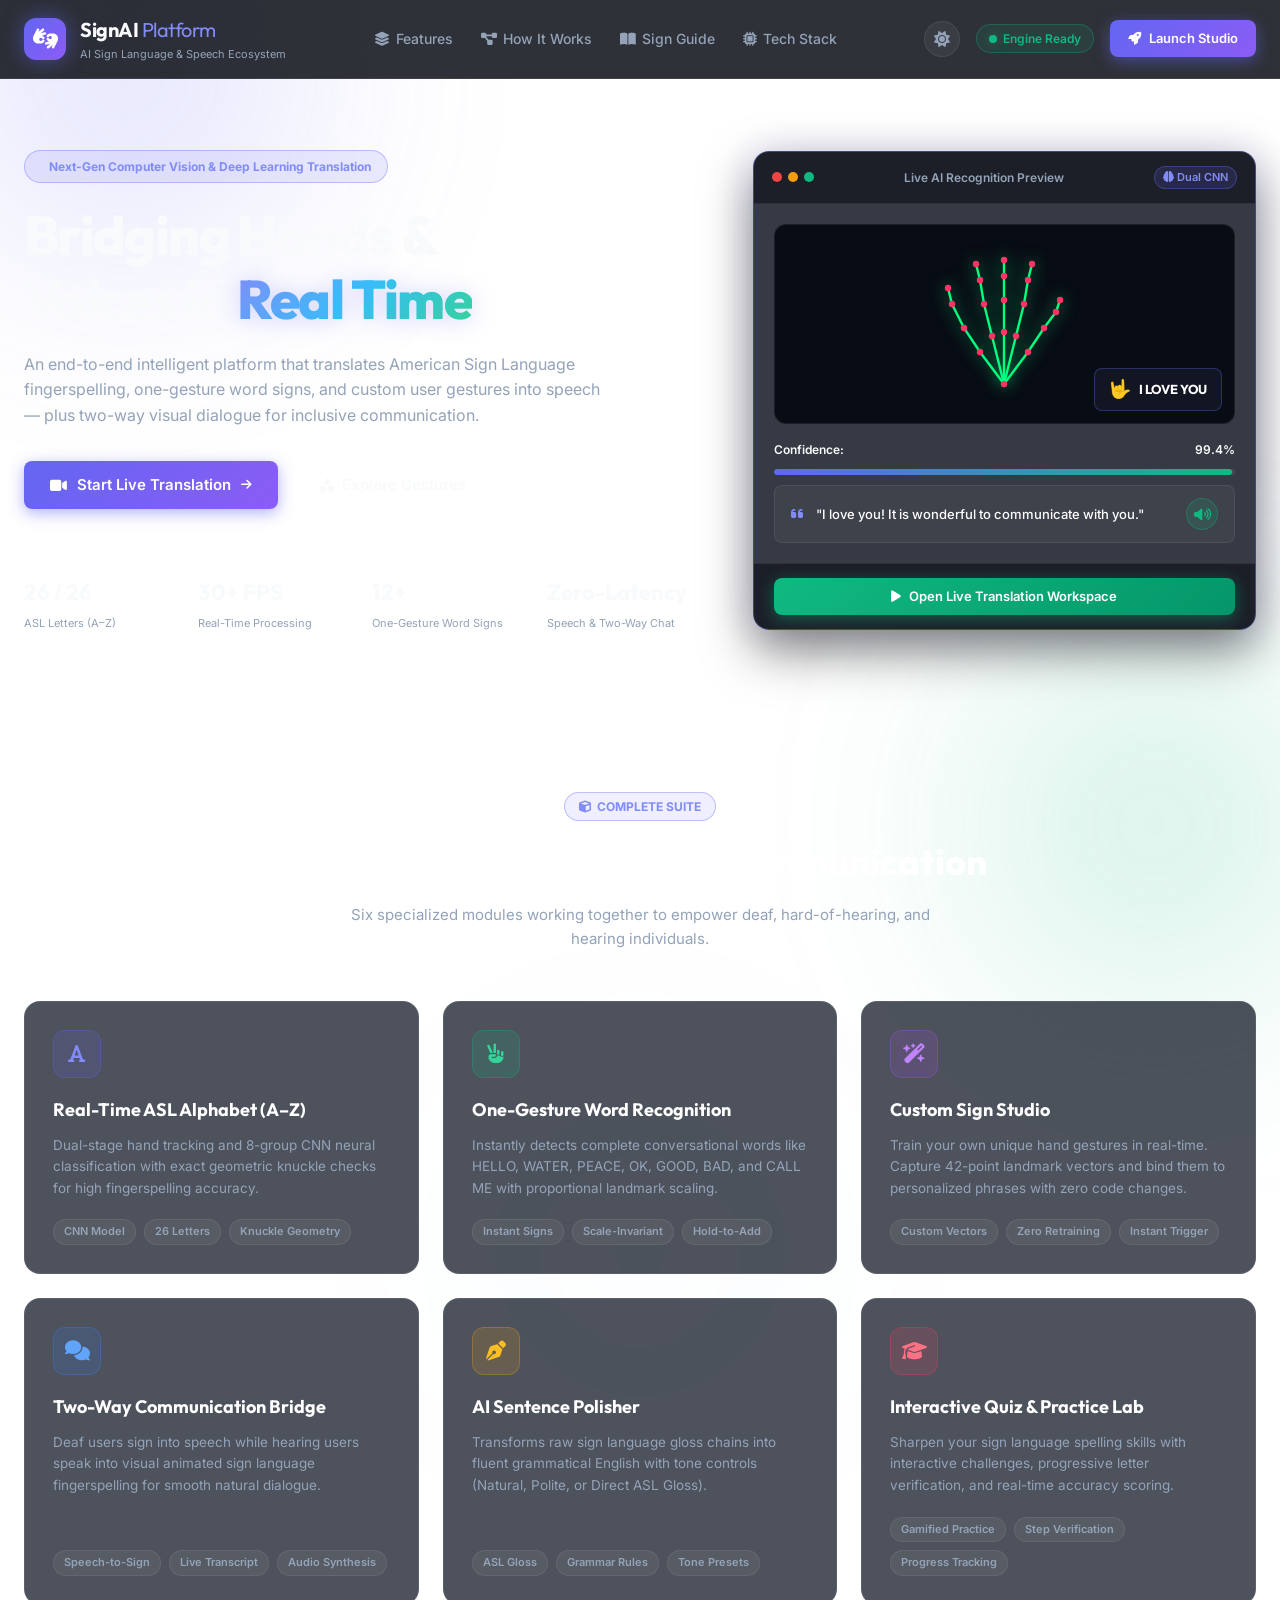
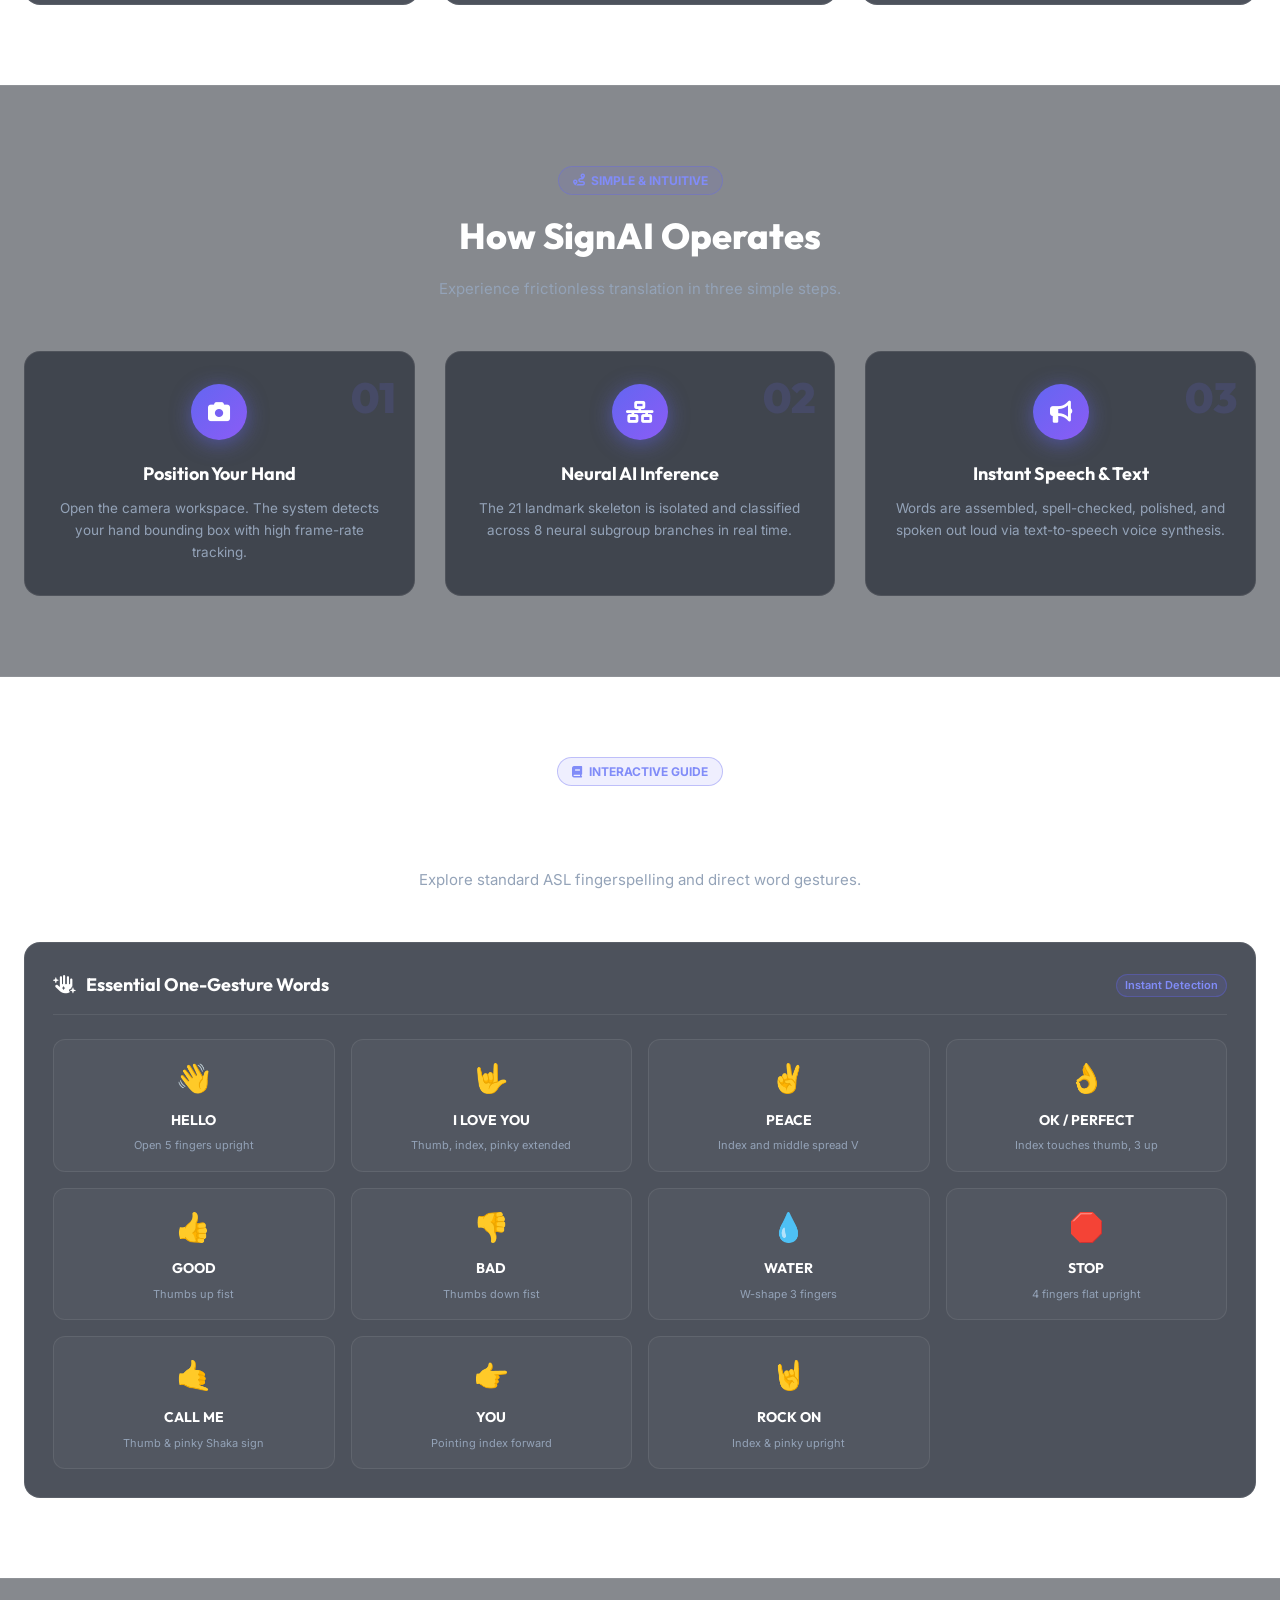
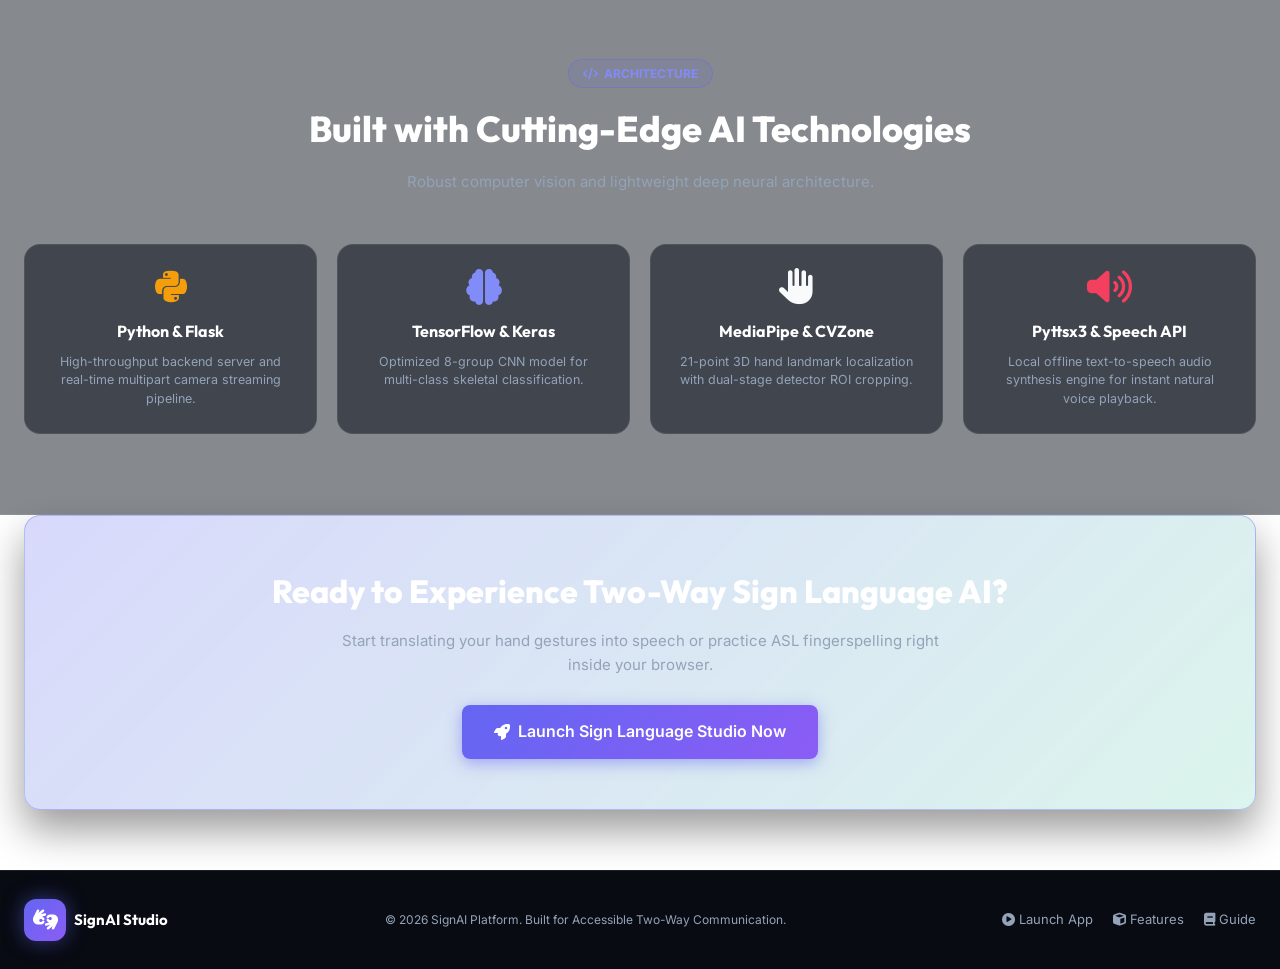
<file: templates/landing.html>
<!DOCTYPE html>
<html lang="en">
<head>
    <meta charset="UTF-8">
    <meta name="viewport" content="width=device-width, initial-scale=1.0">
    <title>SignAI - Real-Time Sign Language to Text &amp; Speech Platform</title>
    <!-- Google Fonts -->
    <link rel="preconnect" href="https://fonts.googleapis.com">
    <link rel="preconnect" href="https://fonts.gstatic.com" crossorigin>
    <link href="https://fonts.googleapis.com/css2?family=Inter:wght@300;400;500;600;700&family=Outfit:wght@400;500;600;700;800;900&display=swap" rel="stylesheet">
    <!-- FontAwesome Icons -->
    <link rel="stylesheet" href="https://cdnjs.cloudflare.com/ajax/libs/font-awesome/6.4.0/css/all.min.css">
    <link rel="stylesheet" href="/static/style.css">
    <script>
        (function() {
            const savedTheme = localStorage.getItem('signai_theme') || 'dark';
            if (savedTheme === 'light') {
                document.documentElement.classList.add('light-theme');
                document.documentElement.setAttribute('data-theme', 'light');
            }
        })();
    </script>
</head>
<body class="dark-theme landing-body">
    <!-- Ambient glowing background orbs -->
    <div class="glow-orb glow-top-left"></div>
    <div class="glow-orb glow-bottom-right"></div>
    <div class="glow-orb glow-center-landing"></div>

    <!-- Portal Navigation Bar -->
    <header class="landing-header">
        <div class="landing-nav-container">
            <div class="brand">
                <div class="brand-icon">
                    <i class="fa-solid fa-hands-asl-interpreting"></i>
                </div>
                <div class="brand-text">
                    <h1>SignAI <span>Platform</span></h1>
                    <p>AI Sign Language &amp; Speech Ecosystem</p>
                </div>
            </div>

            <nav class="landing-nav-links">
                <a href="#features" class="nav-link"><i class="fa-solid fa-layer-group"></i> Features</a>
                <a href="#how-it-works" class="nav-link"><i class="fa-solid fa-diagram-project"></i> How It Works</a>
                <a href="#dictionary" class="nav-link"><i class="fa-solid fa-book-open"></i> Sign Guide</a>
                <a href="#tech" class="nav-link"><i class="fa-solid fa-microchip"></i> Tech Stack</a>
            </nav>

            <div class="landing-nav-actions">
                <button class="btn-icon" id="btn-theme-toggle" title="Toggle White / Dark Theme">
                    <i class="fa-solid fa-sun" id="theme-toggle-icon"></i>
                </button>
                <div class="status-badge-inline live-pill">
                    <span class="status-dot green pulse"></span>
                    <span>Engine Ready</span>
                </div>
                <a href="/app" class="btn btn-primary btn-launch-app">
                    <i class="fa-solid fa-rocket"></i>
                    <span>Launch Studio</span>
                </a>
            </div>
        </div>
    </header>

    <!-- Hero Section -->
    <section class="landing-hero">
        <div class="hero-content">
            <div class="hero-badge">
                <i class="fa-solid fa-sparkles"></i>
                <span>Next-Gen Computer Vision &amp; Deep Learning Translation</span>
            </div>

            <h1 class="hero-title">
                Bridging Hands &amp; Voices in <span class="gradient-text">Real Time</span>
            </h1>

            <p class="hero-subtitle">
                An end-to-end intelligent platform that translates American Sign Language fingerspelling, one-gesture word signs, and custom user gestures into speech — plus two-way visual dialogue for inclusive communication.
            </p>

            <div class="hero-cta-group">
                <a href="/app" class="btn btn-primary btn-hero-cta">
                    <i class="fa-solid fa-video"></i>
                    <span>Start Live Translation</span>
                    <i class="fa-solid fa-arrow-right arrow-icon"></i>
                </a>
                <a href="#dictionary" class="btn btn-secondary btn-hero-sec">
                    <i class="fa-solid fa-shapes"></i>
                    <span>Explore Gestures</span>
                </a>
            </div>

            <!-- Quick Metrics Highlights -->
            <div class="hero-metrics">
                <div class="metric-card">
                    <div class="metric-num">26 / 26</div>
                    <div class="metric-label">ASL Letters (A–Z)</div>
                </div>
                <div class="metric-card">
                    <div class="metric-num">30+ FPS</div>
                    <div class="metric-label">Real-Time Processing</div>
                </div>
                <div class="metric-card">
                    <div class="metric-num">12+</div>
                    <div class="metric-label">One-Gesture Word Signs</div>
                </div>
                <div class="metric-card">
                    <div class="metric-num">Zero-Latency</div>
                    <div class="metric-label">Speech &amp; Two-Way Chat</div>
                </div>
            </div>
        </div>

        <!-- Interactive Hero Visual Demo Card -->
        <div class="hero-visual">
            <div class="visual-card">
                <div class="visual-card-header">
                    <div class="visual-dots">
                        <span class="dot red"></span>
                        <span class="dot yellow"></span>
                        <span class="dot green"></span>
                    </div>
                    <div class="visual-title">Live AI Recognition Preview</div>
                    <span class="badge-ai"><i class="fa-solid fa-brain"></i> Dual CNN</span>
                </div>

                <div class="visual-preview-body">
                    <div class="preview-hand-box">
                        <div class="preview-skeleton-art">
                            <svg viewBox="0 0 200 200" class="skeleton-svg">
                                <!-- Simulated Hand Skeleton Vector -->
                                <polyline points="100,180 70,140 50,110 35,80 30,60" stroke="#00ff7f" stroke-width="3" fill="none"/>
                                <polyline points="100,180 85,120 75,80 70,50 65,30" stroke="#00ff7f" stroke-width="3" fill="none"/>
                                <polyline points="100,180 100,115 100,75 100,45 100,25" stroke="#00ff7f" stroke-width="3" fill="none"/>
                                <polyline points="100,180 115,120 125,80 130,50 135,30" stroke="#00ff7f" stroke-width="3" fill="none"/>
                                <polyline points="100,180 130,140 150,110 165,90 170,75" stroke="#00ff7f" stroke-width="3" fill="none"/>
                                <!-- Red Landmarks -->
                                <circle cx="100" cy="180" r="4" fill="#ff3366"/>
                                <circle cx="70" cy="140" r="4" fill="#ff3366"/>
                                <circle cx="50" cy="110" r="4" fill="#ff3366"/>
                                <circle cx="35" cy="80" r="4" fill="#ff3366"/>
                                <circle cx="30" cy="60" r="4" fill="#ff3366"/>
                                <circle cx="85" cy="120" r="4" fill="#ff3366"/>
                                <circle cx="75" cy="80" r="4" fill="#ff3366"/>
                                <circle cx="70" cy="50" r="4" fill="#ff3366"/>
                                <circle cx="65" cy="30" r="4" fill="#ff3366"/>
                                <circle cx="100" cy="115" r="4" fill="#ff3366"/>
                                <circle cx="100" cy="75" r="4" fill="#ff3366"/>
                                <circle cx="100" cy="45" r="4" fill="#ff3366"/>
                                <circle cx="100" cy="25" r="4" fill="#ff3366"/>
                                <circle cx="115" cy="120" r="4" fill="#ff3366"/>
                                <circle cx="125" cy="80" r="4" fill="#ff3366"/>
                                <circle cx="130" cy="50" r="4" fill="#ff3366"/>
                                <circle cx="135" cy="30" r="4" fill="#ff3366"/>
                                <circle cx="130" cy="140" r="4" fill="#ff3366"/>
                                <circle cx="150" cy="110" r="4" fill="#ff3366"/>
                                <circle cx="165" cy="90" r="4" fill="#ff3366"/>
                                <circle cx="170" cy="75" r="4" fill="#ff3366"/>
                            </svg>
                        </div>
                        <div class="preview-target-badge">
                            <span class="preview-emoji">🤟</span>
                            <span class="preview-symbol">I LOVE YOU</span>
                        </div>
                    </div>

                    <div class="preview-feedback-box">
                        <div class="feedback-row">
                            <span class="feedback-label">Confidence:</span>
                            <span class="feedback-value text-emerald">99.4%</span>
                        </div>
                        <div class="feedback-bar-bg">
                            <div class="feedback-bar-fill" style="width: 99.4%;"></div>
                        </div>

                        <div class="feedback-sentence-card">
                            <div class="sentence-icon"><i class="fa-solid fa-quote-left"></i></div>
                            <div class="sentence-text">"I love you! It is wonderful to communicate with you."</div>
                            <button class="btn-sound-anim" title="Audio Speech Active">
                                <i class="fa-solid fa-volume-high"></i>
                            </button>
                        </div>
                    </div>
                </div>

                <div class="visual-card-footer">
                    <a href="/app" class="btn btn-emerald btn-full">
                        <i class="fa-solid fa-play"></i> Open Live Translation Workspace
                    </a>
                </div>
            </div>
        </div>
    </section>

    <!-- Core Capabilities Grid -->
    <section class="landing-section" id="features">
        <div class="section-header">
            <div class="section-tag"><i class="fa-solid fa-cube"></i> Complete Suite</div>
            <h2 class="section-title">Engineered for Seamless Communication</h2>
            <p class="section-desc">Six specialized modules working together to empower deaf, hard-of-hearing, and hearing individuals.</p>
        </div>

        <div class="features-grid">
            <!-- Feature 1 -->
            <div class="feature-card">
                <div class="feature-icon bg-indigo">
                    <i class="fa-solid fa-font"></i>
                </div>
                <h3>Real-Time ASL Alphabet (A–Z)</h3>
                <p>Dual-stage hand tracking and 8-group CNN neural classification with exact geometric knuckle checks for high fingerspelling accuracy.</p>
                <div class="feature-tags">
                    <span>CNN Model</span>
                    <span>26 Letters</span>
                    <span>Knuckle Geometry</span>
                </div>
            </div>

            <!-- Feature 2 -->
            <div class="feature-card">
                <div class="feature-icon bg-emerald">
                    <i class="fa-solid fa-hand-peace"></i>
                </div>
                <h3>One-Gesture Word Recognition</h3>
                <p>Instantly detects complete conversational words like HELLO, WATER, PEACE, OK, GOOD, BAD, and CALL ME with proportional landmark scaling.</p>
                <div class="feature-tags">
                    <span>Instant Signs</span>
                    <span>Scale-Invariant</span>
                    <span>Hold-to-Add</span>
                </div>
            </div>

            <!-- Feature 3 -->
            <div class="feature-card">
                <div class="feature-icon bg-purple">
                    <i class="fa-solid fa-wand-magic-sparkles"></i>
                </div>
                <h3>Custom Sign Studio</h3>
                <p>Train your own unique hand gestures in real-time. Capture 42-point landmark vectors and bind them to personalized phrases with zero code changes.</p>
                <div class="feature-tags">
                    <span>Custom Vectors</span>
                    <span>Zero Retraining</span>
                    <span>Instant Trigger</span>
                </div>
            </div>

            <!-- Feature 4 -->
            <div class="feature-card">
                <div class="feature-icon bg-blue">
                    <i class="fa-solid fa-comments"></i>
                </div>
                <h3>Two-Way Communication Bridge</h3>
                <p>Deaf users sign into speech while hearing users speak into visual animated sign language fingerspelling for smooth natural dialogue.</p>
                <div class="feature-tags">
                    <span>Speech-to-Sign</span>
                    <span>Live Transcript</span>
                    <span>Audio Synthesis</span>
                </div>
            </div>

            <!-- Feature 5 -->
            <div class="feature-card">
                <div class="feature-icon bg-amber">
                    <i class="fa-solid fa-pen-nib"></i>
                </div>
                <h3>AI Sentence Polisher</h3>
                <p>Transforms raw sign language gloss chains into fluent grammatical English with tone controls (Natural, Polite, or Direct ASL Gloss).</p>
                <div class="feature-tags">
                    <span>ASL Gloss</span>
                    <span>Grammar Rules</span>
                    <span>Tone Presets</span>
                </div>
            </div>

            <!-- Feature 6 -->
            <div class="feature-card">
                <div class="feature-icon bg-rose">
                    <i class="fa-solid fa-graduation-cap"></i>
                </div>
                <h3>Interactive Quiz &amp; Practice Lab</h3>
                <p>Sharpen your sign language spelling skills with interactive challenges, progressive letter verification, and real-time accuracy scoring.</p>
                <div class="feature-tags">
                    <span>Gamified Practice</span>
                    <span>Step Verification</span>
                    <span>Progress Tracking</span>
                </div>
            </div>
        </div>
    </section>

    <!-- How It Works Section -->
    <section class="landing-section bg-surface-alt" id="how-it-works">
        <div class="section-header">
            <div class="section-tag"><i class="fa-solid fa-route"></i> Simple &amp; Intuitive</div>
            <h2 class="section-title">How SignAI Operates</h2>
            <p class="section-desc">Experience frictionless translation in three simple steps.</p>
        </div>

        <div class="workflow-grid">
            <div class="step-card">
                <div class="step-num">01</div>
                <div class="step-icon"><i class="fa-solid fa-camera"></i></div>
                <h4>Position Your Hand</h4>
                <p>Open the camera workspace. The system detects your hand bounding box with high frame-rate tracking.</p>
            </div>

            <div class="step-card">
                <div class="step-num">02</div>
                <div class="step-icon"><i class="fa-solid fa-network-wired"></i></div>
                <h4>Neural AI Inference</h4>
                <p>The 21 landmark skeleton is isolated and classified across 8 neural subgroup branches in real time.</p>
            </div>

            <div class="step-card">
                <div class="step-num">03</div>
                <div class="step-icon"><i class="fa-solid fa-bullhorn"></i></div>
                <h4>Instant Speech &amp; Text</h4>
                <p>Words are assembled, spell-checked, polished, and spoken out loud via text-to-speech voice synthesis.</p>
            </div>
        </div>
    </section>

    <!-- Sign Dictionary & Reference Guide -->
    <section class="landing-section" id="dictionary">
        <div class="section-header">
            <div class="section-tag"><i class="fa-solid fa-book"></i> Interactive Guide</div>
            <h2 class="section-title">Supported Sign Language Gestures</h2>
            <p class="section-desc">Explore standard ASL fingerspelling and direct word gestures.</p>
        </div>

        <div class="dictionary-container">
            <div class="dict-card">
                <div class="dict-header">
                    <h3><i class="fa-solid fa-hand-sparkles text-emerald"></i> Essential One-Gesture Words</h3>
                    <span class="badge-ai">Instant Detection</span>
                </div>
                <div class="dict-chips-grid">
                    <div class="dict-chip">
                        <span class="chip-emoji">👋</span>
                        <span class="chip-title">HELLO</span>
                        <span class="chip-desc">Open 5 fingers upright</span>
                    </div>
                    <div class="dict-chip">
                        <span class="chip-emoji">🤟</span>
                        <span class="chip-title">I LOVE YOU</span>
                        <span class="chip-desc">Thumb, index, pinky extended</span>
                    </div>
                    <div class="dict-chip">
                        <span class="chip-emoji">✌️</span>
                        <span class="chip-title">PEACE</span>
                        <span class="chip-desc">Index and middle spread V</span>
                    </div>
                    <div class="dict-chip">
                        <span class="chip-emoji">👌</span>
                        <span class="chip-title">OK / PERFECT</span>
                        <span class="chip-desc">Index touches thumb, 3 up</span>
                    </div>
                    <div class="dict-chip">
                        <span class="chip-emoji">👍</span>
                        <span class="chip-title">GOOD</span>
                        <span class="chip-desc">Thumbs up fist</span>
                    </div>
                    <div class="dict-chip">
                        <span class="chip-emoji">👎</span>
                        <span class="chip-title">BAD</span>
                        <span class="chip-desc">Thumbs down fist</span>
                    </div>
                    <div class="dict-chip">
                        <span class="chip-emoji">💧</span>
                        <span class="chip-title">WATER</span>
                        <span class="chip-desc">W-shape 3 fingers</span>
                    </div>
                    <div class="dict-chip">
                        <span class="chip-emoji">🛑</span>
                        <span class="chip-title">STOP</span>
                        <span class="chip-desc">4 fingers flat upright</span>
                    </div>
                    <div class="dict-chip">
                        <span class="chip-emoji">🤙</span>
                        <span class="chip-title">CALL ME</span>
                        <span class="chip-desc">Thumb &amp; pinky Shaka sign</span>
                    </div>
                    <div class="dict-chip">
                        <span class="chip-emoji">👉</span>
                        <span class="chip-title">YOU</span>
                        <span class="chip-desc">Pointing index forward</span>
                    </div>
                    <div class="dict-chip">
                        <span class="chip-emoji">🤘</span>
                        <span class="chip-title">ROCK ON</span>
                        <span class="chip-desc">Index &amp; pinky upright</span>
                    </div>
                </div>
            </div>
        </div>
    </section>

    <!-- Tech Stack Section -->
    <section class="landing-section bg-surface-alt" id="tech">
        <div class="section-header">
            <div class="section-tag"><i class="fa-solid fa-code"></i> Architecture</div>
            <h2 class="section-title">Built with Cutting-Edge AI Technologies</h2>
            <p class="section-desc">Robust computer vision and lightweight deep neural architecture.</p>
        </div>

        <div class="tech-grid">
            <div class="tech-card">
                <i class="fa-brands fa-python tech-icon text-amber"></i>
                <h4>Python &amp; Flask</h4>
                <p>High-throughput backend server and real-time multipart camera streaming pipeline.</p>
            </div>
            <div class="tech-card">
                <i class="fa-solid fa-brain tech-icon text-indigo"></i>
                <h4>TensorFlow &amp; Keras</h4>
                <p>Optimized 8-group CNN model for multi-class skeletal classification.</p>
            </div>
            <div class="tech-card">
                <i class="fa-solid fa-hand tech-icon text-emerald"></i>
                <h4>MediaPipe &amp; CVZone</h4>
                <p>21-point 3D hand landmark localization with dual-stage detector ROI cropping.</p>
            </div>
            <div class="tech-card">
                <i class="fa-solid fa-volume-high tech-icon text-rose"></i>
                <h4>Pyttsx3 &amp; Speech API</h4>
                <p>Local offline text-to-speech audio synthesis engine for instant natural voice playback.</p>
            </div>
        </div>
    </section>

    <!-- CTA Banner -->
    <section class="landing-cta-banner">
        <div class="cta-banner-content">
            <h2>Ready to Experience Two-Way Sign Language AI?</h2>
            <p>Start translating your hand gestures into speech or practice ASL fingerspelling right inside your browser.</p>
            <a href="/app" class="btn btn-primary btn-cta-large">
                <i class="fa-solid fa-rocket"></i> Launch Sign Language Studio Now
            </a>
        </div>
    </section>

    <!-- Portal Footer -->
    <footer class="landing-footer">
        <div class="footer-container">
            <div class="footer-brand">
                <div class="brand-icon"><i class="fa-solid fa-hands-asl-interpreting"></i></div>
                <span>SignAI Studio</span>
            </div>
            <div class="footer-copy">
                &copy; 2026 SignAI Platform. Built for Accessible Two-Way Communication.
            </div>
            <div class="footer-links">
                <a href="/app"><i class="fa-solid fa-circle-play"></i> Launch App</a>
                <a href="#features"><i class="fa-solid fa-cube"></i> Features</a>
                <a href="#dictionary"><i class="fa-solid fa-book"></i> Guide</a>
            </div>
        </div>
    </footer>
    <script>
        document.addEventListener('DOMContentLoaded', () => {
            const btnThemeToggle = document.getElementById('btn-theme-toggle');
            const themeToggleIcon = document.getElementById('theme-toggle-icon');

            function applyTheme(theme) {
                if (theme === 'light') {
                    document.body.classList.add('light-theme');
                    document.body.classList.remove('dark-theme');
                    document.documentElement.setAttribute('data-theme', 'light');
                    if (themeToggleIcon) themeToggleIcon.className = 'fa-solid fa-moon';
                } else {
                    document.body.classList.remove('light-theme');
                    document.body.classList.add('dark-theme');
                    document.documentElement.setAttribute('data-theme', 'dark');
                    if (themeToggleIcon) themeToggleIcon.className = 'fa-solid fa-sun';
                }
                localStorage.setItem('signai_theme', theme);
            }

            const savedTheme = localStorage.getItem('signai_theme') || 'dark';
            applyTheme(savedTheme);

            if (btnThemeToggle) {
                btnThemeToggle.addEventListener('click', () => {
                    const nextTheme = document.body.classList.contains('light-theme') ? 'dark' : 'light';
                    applyTheme(nextTheme);
                });
            }
        });
    </script>
</body>
</html>
</file>
<file: static/style.css>
:root {
    --bg-main: #0a0d14;
    --bg-card: rgba(18, 24, 38, 0.75);
    --bg-card-hover: rgba(26, 35, 55, 0.85);
    --border-color: rgba(255, 255, 255, 0.08);
    --border-accent: rgba(99, 102, 241, 0.35);
    
    --primary: #6366f1;
    --primary-glow: rgba(99, 102, 241, 0.5);
    --primary-light: #818cf8;
    
    --emerald: #10b981;
    --emerald-glow: rgba(16, 185, 129, 0.4);
    
    --amber: #f59e0b;
    --danger: #ef4444;
    --text-main: #f8fafc;
    --text-muted: #94a3b8;
    
    --font-heading: 'Outfit', sans-serif;
    --font-body: 'Inter', sans-serif;
    
    --radius-lg: 16px;
    --radius-md: 12px;
    --radius-sm: 8px;
}

* {
    margin: 0;
    padding: 0;
    box-sizing: border-box;
}

body {
    background-color: var(--bg-main);
    color: var(--text-main);
    font-family: var(--font-body);
    min-height: 100vh;
    overflow-x: hidden;
    position: relative;
}

/* Ambient glow blobs */
.glow-orb {
    position: fixed;
    width: 450px;
    height: 450px;
    border-radius: 50%;
    filter: blur(120px);
    pointer-events: none;
    z-index: 0;
    opacity: 0.35;
}

.glow-top-left {
    top: -150px;
    left: -100px;
    background: radial-gradient(circle, var(--primary) 0%, transparent 70%);
}

.glow-bottom-right {
    bottom: -150px;
    right: -100px;
    background: radial-gradient(circle, var(--emerald) 0%, transparent 70%);
}

.app-container {
    max-width: 1440px;
    margin: 0 auto;
    padding: 20px;
    position: relative;
    z-index: 1;
}

/* Top Navbar */
.app-header {
    display: flex;
    justify-content: space-between;
    align-items: center;
    padding: 14px 24px;
    background: var(--bg-card);
    backdrop-filter: blur(16px);
    border: 1px solid var(--border-color);
    border-radius: var(--radius-lg);
    margin-bottom: 20px;
    box-shadow: 0 10px 30px rgba(0, 0, 0, 0.4);
    flex-wrap: wrap;
    gap: 16px;
}

.brand {
    display: flex;
    align-items: center;
    gap: 14px;
}

.brand-icon {
    width: 42px;
    height: 42px;
    background: linear-gradient(135deg, var(--primary), #8b5cf6);
    border-radius: var(--radius-md);
    display: flex;
    align-items: center;
    justify-content: center;
    font-size: 20px;
    color: #fff;
    box-shadow: 0 0 20px var(--primary-glow);
}

.brand-text h1 {
    font-family: var(--font-heading);
    font-size: 20px;
    font-weight: 700;
    letter-spacing: -0.5px;
}

.brand-text h1 span {
    color: var(--primary-light);
    font-weight: 400;
}

.brand-text p {
    font-size: 11px;
    color: var(--text-muted);
}

/* Mode Switcher Navigation Tabs */
.mode-tabs {
    display: flex;
    background: rgba(0, 0, 0, 0.3);
    padding: 4px;
    border-radius: 30px;
    border: 1px solid var(--border-color);
    gap: 4px;
}

.tab-btn {
    display: flex;
    align-items: center;
    gap: 8px;
    padding: 8px 18px;
    background: transparent;
    border: none;
    color: var(--text-muted);
    font-family: var(--font-heading);
    font-size: 13px;
    font-weight: 600;
    border-radius: 20px;
    cursor: pointer;
    transition: all 0.25s ease;
}

.tab-btn:hover {
    color: #fff;
}

.tab-btn.active {
    background: var(--primary);
    color: #fff;
    box-shadow: 0 0 15px var(--primary-glow);
}

.header-badges {
    display: flex;
    align-items: center;
    gap: 12px;
}

.status-badge {
    display: flex;
    align-items: center;
    gap: 8px;
    padding: 6px 14px;
    background: rgba(255, 255, 255, 0.04);
    border: 1px solid var(--border-color);
    border-radius: 30px;
    font-size: 12px;
    font-weight: 500;
}

.status-dot {
    width: 8px;
    height: 8px;
    border-radius: 50%;
}

.status-dot.green {
    background-color: var(--emerald);
    box-shadow: 0 0 10px var(--emerald-glow);
}

.status-dot.gray {
    background-color: #64748b;
}

.pulse {
    animation: pulse-animation 2s infinite;
}

@keyframes pulse-animation {
    0% { transform: scale(0.95); opacity: 0.8; }
    50% { transform: scale(1.2); opacity: 1; box-shadow: 0 0 14px var(--emerald-glow); }
    100% { transform: scale(0.95); opacity: 0.8; }
}

.btn-icon {
    width: 36px;
    height: 36px;
    border-radius: 50%;
    background: rgba(255, 255, 255, 0.05);
    border: 1px solid var(--border-color);
    color: var(--text-muted);
    font-size: 16px;
    cursor: pointer;
    display: flex;
    align-items: center;
    justify-content: center;
    transition: all 0.2s ease;
}

.btn-icon:hover {
    color: var(--text-main);
    background: rgba(255, 255, 255, 0.12);
    border-color: var(--primary);
}

/* Tab Management */
.tab-content {
    display: none;
    animation: fadeIn 0.3s ease;
}

.tab-content.active {
    display: block;
}

@keyframes fadeIn {
    from { opacity: 0; transform: translateY(6px); }
    to { opacity: 1; transform: translateY(0); }
}

/* App Grid (Tab 1) */
.app-grid {
    display: grid;
    grid-template-columns: minmax(0, 1.25fr) minmax(0, 1fr);
    gap: 22px;
    align-items: start;
    width: 100%;
}

@media (max-width: 1024px) {
    .app-grid, .speech-sign-grid {
        grid-template-columns: 1fr !important;
    }
}

/* Common Card Styles */
.card {
    background: var(--bg-card);
    backdrop-filter: blur(16px);
    border: 1px solid var(--border-color);
    border-radius: var(--radius-lg);
    padding: 18px;
    box-shadow: 0 10px 30px rgba(0, 0, 0, 0.3);
    min-width: 0;
    box-sizing: border-box;
}

.card-header {
    display: flex;
    justify-content: space-between;
    align-items: center;
    margin-bottom: 14px;
    padding-bottom: 10px;
    border-bottom: 1px solid var(--border-color);
}

.card-title {
    display: flex;
    align-items: center;
    gap: 10px;
    font-family: var(--font-heading);
    font-size: 15px;
    font-weight: 600;
    color: var(--text-main);
}

.card-title i {
    color: var(--primary-light);
}

.live-tag {
    background: rgba(239, 68, 68, 0.2);
    color: #f87171;
    border: 1px solid rgba(239, 68, 68, 0.4);
    font-size: 11px;
    font-weight: 700;
    padding: 2px 8px;
    border-radius: 4px;
}

.badge-ai {
    background: rgba(99, 102, 241, 0.15);
    color: var(--primary-light);
    border: 1px solid var(--border-accent);
    font-size: 11px;
    font-weight: 600;
    padding: 2px 8px;
    border-radius: 20px;
}

.status-badge-inline {
    display: flex;
    align-items: center;
    gap: 6px;
    font-size: 12px;
    color: var(--text-muted);
}

/* Video Section */
.video-section {
    display: flex;
    flex-direction: column;
    gap: 20px;
    min-width: 0;
    width: 100%;
    align-self: start;
}

.video-card {
    min-width: 0;
    width: 100%;
    flex-shrink: 0;
    box-sizing: border-box;
}

.video-wrapper {
    position: relative;
    width: 100%;
    height: 380px;
    min-height: 380px;
    max-height: 380px;
    background: #000;
    border-radius: var(--radius-md);
    overflow: hidden;
    display: flex;
    align-items: center;
    justify-content: center;
    border: 1px solid var(--border-color);
    box-sizing: border-box;
}

.stream-img {
    width: 100%;
    height: 100%;
    object-fit: cover;
}

.skeleton-wrapper {
    background: #fff;
    height: 340px;
    min-height: 340px;
    max-height: 340px;
    box-sizing: border-box;
}

.skeleton-wrapper .stream-img {
    object-fit: contain;
}

/* Mode Header Row & Auto-Speak Switch */
.mode-header-row {
    display: flex;
    justify-content: space-between;
    align-items: center;
    gap: 12px;
    flex-wrap: wrap;
}

.auto-speak-toggle {
    display: inline-flex;
    align-items: center;
    gap: 8px;
    cursor: pointer;
    font-size: 12px;
    font-weight: 600;
    color: var(--text-main);
    user-select: none;
    background: rgba(255, 255, 255, 0.05);
    padding: 6px 12px;
    border-radius: 20px;
    border: 1px solid var(--border-color);
    transition: all 0.2s ease;
}

.auto-speak-toggle:hover {
    border-color: var(--primary-light);
    background: rgba(99, 102, 241, 0.1);
}

.auto-speak-toggle input {
    cursor: pointer;
    accent-color: var(--primary);
    width: 15px;
    height: 15px;
}

/* Control Section */
.control-section {
    display: flex;
    flex-direction: column;
    gap: 16px;
    min-width: 0;
    width: 100%;
    align-self: start;
}

/* Mode Switcher Card */
.mode-selector-card {
    padding: 8px 12px;
}

.mode-toggle-group {
    display: flex;
    gap: 8px;
}

.mode-toggle-btn {
    flex: 1;
    display: flex;
    align-items: center;
    justify-content: center;
    gap: 8px;
    padding: 10px 14px;
    border-radius: var(--radius-sm);
    font-family: var(--font-heading);
    font-size: 13px;
    font-weight: 700;
    cursor: pointer;
    background: rgba(255, 255, 255, 0.04);
    border: 1px solid var(--border-color);
    color: var(--text-muted);
    transition: all 0.25s ease;
}

.mode-toggle-btn:hover {
    color: #fff;
    background: rgba(255, 255, 255, 0.08);
}

.mode-toggle-btn.active {
    background: linear-gradient(135deg, var(--primary), #8b5cf6);
    color: #fff;
    border-color: var(--primary);
    box-shadow: 0 4px 15px var(--primary-glow);
}

/* Word Cheat Sheet Card */
.word-cheatsheet-card {
    display: flex;
    flex-direction: column;
    gap: 12px;
}

.cheatsheet-chips {
    display: flex;
    flex-wrap: wrap;
    gap: 8px;
}

.cheat-chip {
    background: rgba(255, 255, 255, 0.04);
    border: 1px solid var(--border-color);
    color: var(--text-main);
    padding: 5px 10px;
    border-radius: 6px;
    font-size: 12px;
    font-weight: 600;
    cursor: default;
    transition: all 0.2s ease;
}

.cheat-chip:hover {
    background: rgba(99, 102, 241, 0.2);
    border-color: var(--border-accent);
    transform: translateY(-1px);
}

.prediction-body {
    display: flex;
    align-items: center;
    gap: 20px;
}

.char-display-box {
    min-width: 140px;
    max-width: 240px;
    height: 120px;
    min-height: 120px;
    max-height: 120px;
    padding: 10px 16px;
    background: linear-gradient(145deg, rgba(99, 102, 241, 0.18), rgba(16, 185, 129, 0.1));
    border: 2px solid var(--border-accent);
    border-radius: var(--radius-md);
    display: flex;
    flex-direction: column;
    align-items: center;
    justify-content: center;
    box-shadow: 0 0 25px var(--primary-glow);
    overflow: visible;
    flex-shrink: 0;
    box-sizing: border-box;
    transition: all 0.2s ease;
}

.char-label {
    font-size: 11px;
    font-weight: 600;
    letter-spacing: 0.5px;
    text-transform: uppercase;
    color: var(--text-muted);
    margin-bottom: 4px;
}

.char-value {
    font-family: var(--font-heading);
    font-size: 42px;
    font-weight: 800;
    color: #fff;
    text-shadow: 0 0 15px var(--primary-glow);
    text-align: center;
    line-height: 1.15;
    max-width: 100%;
    overflow: visible;
    text-overflow: clip;
    white-space: normal;
    word-break: break-word;
    display: flex;
    align-items: center;
    justify-content: center;
}

.char-bump {
    /* Kept neutral to prevent any UI resizing/jitter */
}

.pred-meta {
    flex: 1;
    display: flex;
    flex-direction: column;
    gap: 8px;
}

.meta-row {
    display: flex;
    justify-content: space-between;
    font-size: 13px;
}

.conf-percent {
    color: var(--emerald);
    font-weight: 700;
}

.conf-bar-bg {
    width: 100%;
    height: 7px;
    background: rgba(255, 255, 255, 0.08);
    border-radius: 10px;
    overflow: hidden;
}

.conf-bar-fill {
    width: 0%;
    height: 100%;
    background: linear-gradient(90deg, var(--primary), var(--emerald));
    border-radius: 10px;
    transition: width 0.3s ease;
}

.meta-help {
    display: flex;
    align-items: center;
    gap: 6px;
    font-size: 11px;
    color: var(--text-muted);
}

/* Suggestions Card */
.suggestions-card {
    min-height: 105px;
    box-sizing: border-box;
}

.suggestions-list {
    display: flex;
    flex-wrap: nowrap;
    gap: 8px;
    height: 42px;
    min-height: 42px;
    max-height: 42px;
    align-items: center;
    overflow-x: auto;
    overflow-y: hidden;
}

.no-suggestions {
    font-size: 12px;
    color: var(--text-muted);
    font-style: italic;
    white-space: nowrap;
}

.suggestion-chip {
    background: rgba(99, 102, 241, 0.15);
    border: 1px solid var(--border-accent);
    color: var(--text-main);
    padding: 6px 14px;
    border-radius: 30px;
    font-size: 12px;
    font-weight: 600;
    cursor: pointer;
    white-space: nowrap;
    flex-shrink: 0;
    transition: all 0.2s ease;
}

.suggestion-chip:hover {
    background: var(--primary);
    transform: translateY(-2px);
    box-shadow: 0 4px 15px var(--primary-glow);
}

/* Multi-Gesture Sequence Ribbon (Word Mode) */
.gesture-ribbon-card {
    min-width: 0;
    width: 100%;
    box-sizing: border-box;
    overflow: hidden;
}

.ribbon-tools {
    display: flex;
    align-items: center;
    gap: 8px;
    flex-wrap: nowrap;
}

.tone-select {
    background: rgba(10, 13, 20, 0.8);
    border: 1px solid var(--border-color);
    color: var(--text-main);
    padding: 4px 8px;
    border-radius: 6px;
    font-size: 11px;
    outline: none;
    cursor: pointer;
}

.gesture-ribbon-track {
    display: flex;
    align-items: center;
    gap: 8px;
    height: 52px;
    min-height: 52px;
    max-height: 52px;
    overflow-x: auto;
    overflow-y: hidden;
    white-space: nowrap;
    padding: 4px 2px;
    box-sizing: border-box;
}

.ribbon-placeholder {
    font-size: 12px;
    color: var(--text-muted);
    font-style: italic;
    white-space: nowrap;
}

.ribbon-chip {
    display: inline-flex;
    align-items: center;
    gap: 6px;
    background: rgba(99, 102, 241, 0.2);
    border: 1px solid var(--border-accent);
    padding: 6px 12px;
    border-radius: 20px;
    font-size: 12px;
    font-weight: 600;
    color: #fff;
    white-space: nowrap;
    flex-shrink: 0;
}

.ribbon-arrow {
    color: var(--primary-light);
    font-size: 12px;
    flex-shrink: 0;
}

/* Composer Card */
.composer-card {
    box-sizing: border-box;
}

.composer-body textarea {
    width: 100%;
    height: 80px;
    min-height: 80px;
    max-height: 80px;
    background: rgba(10, 13, 20, 0.6);
    border: 1px solid var(--border-color);
    border-radius: var(--radius-md);
    padding: 12px;
    color: #fff;
    font-family: var(--font-body);
    font-size: 15px;
    line-height: 1.4;
    resize: none;
    outline: none;
    box-sizing: border-box;
    transition: border-color 0.2s;
}

.composer-body textarea:focus {
    border-color: var(--primary);
}

/* Gemini AI Sentence Guesser Panel */
.gemini-ai-panel {
    margin-top: 10px;
    padding: 10px 14px;
    background: linear-gradient(135deg, rgba(99, 102, 241, 0.12), rgba(168, 85, 247, 0.1));
    border: 1px solid rgba(168, 85, 247, 0.35);
    border-radius: var(--radius-md);
    box-shadow: 0 4px 15px rgba(0, 0, 0, 0.2);
    display: flex;
    flex-direction: column;
    gap: 8px;
}

.ai-panel-header {
    display: flex;
    justify-content: space-between;
    align-items: center;
    gap: 8px;
    flex-wrap: wrap;
}

.ai-badge {
    display: inline-flex;
    align-items: center;
    gap: 6px;
    font-size: 12px;
    font-weight: 700;
    color: #c084fc;
    text-transform: uppercase;
    letter-spacing: 0.5px;
}

.ai-controls {
    display: flex;
    align-items: center;
    gap: 8px;
}

.ai-tone-select {
    background: rgba(15, 23, 42, 0.85);
    border: 1px solid rgba(168, 85, 247, 0.4);
    color: #e2e8f0;
    font-size: 11px;
    font-weight: 600;
    padding: 4px 8px;
    border-radius: 6px;
    outline: none;
    cursor: pointer;
}

.btn-ai-guess {
    background: linear-gradient(135deg, #6366f1, #a855f7);
    color: #fff;
    border: none;
    padding: 5px 10px;
    font-size: 11px;
    font-weight: 700;
    border-radius: 6px;
    cursor: pointer;
    display: inline-flex;
    align-items: center;
    gap: 5px;
    transition: all 0.2s ease;
}

.btn-ai-guess:hover {
    transform: translateY(-1px);
    box-shadow: 0 0 12px rgba(168, 85, 247, 0.5);
}

.ai-alternatives-container {
    display: flex;
    flex-direction: column;
    gap: 6px;
    max-height: 120px;
    overflow-y: auto;
}

.ai-prompt-hint {
    font-size: 12px;
    color: #94a3b8;
    font-style: italic;
}

.ai-alt-chip {
    display: flex;
    align-items: center;
    justify-content: space-between;
    padding: 6px 10px;
    background: rgba(30, 41, 59, 0.7);
    border: 1px solid rgba(148, 163, 184, 0.2);
    border-radius: 8px;
    font-size: 12.5px;
    color: #f1f5f9;
    cursor: pointer;
    transition: all 0.2s ease;
}

.ai-alt-chip:hover {
    background: rgba(99, 102, 241, 0.25);
    border-color: rgba(168, 85, 247, 0.6);
    transform: translateX(3px);
}

.ai-alt-chip .chip-action-hint {
    font-size: 10.5px;
    color: #a855f7;
    font-weight: 600;
    opacity: 0.8;
}

/* 50+ Smart Sentences Explorer Card */
.smart-sentences-card {
    margin-top: 14px;
}

.smart-sentences-body {
    display: flex;
    flex-direction: column;
    gap: 12px;
    max-height: 280px;
    overflow-y: auto;
    padding-right: 4px;
}

.sentence-category-group {
    display: flex;
    flex-direction: column;
    gap: 6px;
}

.sentence-cat-title {
    font-size: 12px;
    font-weight: 700;
    color: #93c5fd;
    letter-spacing: 0.5px;
    text-transform: uppercase;
}

.sentence-pills-row {
    display: flex;
    flex-wrap: wrap;
    gap: 6px;
}

.sentence-quick-pill {
    background: rgba(30, 41, 59, 0.75);
    border: 1px solid rgba(148, 163, 184, 0.25);
    border-radius: 6px;
    padding: 6px 10px;
    font-size: 12px;
    color: #f1f5f9;
    cursor: pointer;
    text-align: left;
    transition: all 0.15s ease;
}

.sentence-quick-pill:hover {
    background: rgba(59, 130, 246, 0.25);
    border-color: rgba(59, 130, 246, 0.6);
    transform: translateY(-1px);
    box-shadow: 0 2px 8px rgba(0, 0, 0, 0.25);
}

.sentence-quick-pill strong {
    color: #60a5fa;
}

/* Gesture Finger Shortcuts & Hand Guide Styles */
.word-cheatsheet-card {
    margin-top: 14px;
    box-sizing: border-box;
}

.gesture-guide-filter-tabs {
    display: flex;
    gap: 8px;
    margin-bottom: 12px;
    flex-wrap: wrap;
}

.guide-tab-btn {
    background: rgba(15, 23, 42, 0.7);
    border: 1px solid rgba(148, 163, 184, 0.2);
    color: #94a3b8;
    padding: 6px 14px;
    border-radius: 20px;
    font-size: 12px;
    font-weight: 600;
    cursor: pointer;
    transition: all 0.2s ease;
}

.guide-tab-btn:hover {
    color: #f1f5f9;
    border-color: rgba(99, 102, 241, 0.5);
    background: rgba(99, 102, 241, 0.15);
}

.guide-tab-btn.active {
    background: linear-gradient(135deg, #6366f1, #3b82f6);
    color: #ffffff;
    border-color: transparent;
    box-shadow: 0 2px 10px rgba(99, 102, 241, 0.4);
}

.gesture-shortcuts-grid {
    display: grid;
    grid-template-columns: repeat(auto-fill, minmax(280px, 1fr));
    gap: 10px;
    max-height: 380px;
    overflow-y: auto;
    padding-right: 6px;
}

.gesture-guide-item {
    background: rgba(30, 41, 59, 0.65);
    border: 1px solid rgba(148, 163, 184, 0.18);
    border-radius: 10px;
    padding: 10px 12px;
    display: flex;
    flex-direction: column;
    gap: 6px;
    transition: all 0.2s ease;
    cursor: pointer;
}

.gesture-guide-item:hover {
    background: rgba(30, 41, 59, 0.9);
    border-color: rgba(99, 102, 241, 0.5);
    transform: translateY(-2px);
    box-shadow: 0 4px 12px rgba(0, 0, 0, 0.3);
}

.guide-item-header {
    display: flex;
    align-items: center;
    gap: 8px;
    margin-bottom: 2px;
}

.guide-emoji {
    font-size: 18px;
}

.guide-name {
    font-size: 13.5px;
    font-weight: 700;
    color: #f8fafc;
    flex: 1;
}

.guide-hand-badge {
    font-size: 10.5px;
    font-weight: 700;
    padding: 2px 7px;
    border-radius: 12px;
    letter-spacing: 0.3px;
    text-transform: uppercase;
}

.guide-hand-badge.two-hand {
    background: rgba(168, 85, 247, 0.2);
    color: #c084fc;
    border: 1px solid rgba(168, 85, 247, 0.4);
}

.guide-hand-badge.one-hand {
    background: rgba(59, 130, 246, 0.2);
    color: #93c5fd;
    border: 1px solid rgba(59, 130, 246, 0.4);
}

.guide-fingers, .guide-action {
    font-size: 12px;
    color: #cbd5e1;
    line-height: 1.4;
    display: flex;
    align-items: flex-start;
    gap: 6px;
}

.guide-fingers i {
    color: #38bdf8;
    margin-top: 3px;
    font-size: 11px;
}

.guide-action i {
    color: #a855f7;
    margin-top: 3px;
    font-size: 11px;
}

.guide-fingers strong, .guide-action strong {
    color: #e2e8f0;
}

.composer-toolbar {
    display: flex;
    justify-content: space-between;
    align-items: center;
    margin-top: 14px;
    flex-wrap: wrap;
    gap: 10px;
}

.key-actions {
    display: flex;
    gap: 8px;
}

.btn {
    display: inline-flex;
    align-items: center;
    gap: 8px;
    padding: 8px 16px;
    border-radius: var(--radius-sm);
    font-family: var(--font-body);
    font-size: 13px;
    font-weight: 600;
    cursor: pointer;
    border: none;
    transition: all 0.2s ease;
}

.btn-secondary {
    background: rgba(255, 255, 255, 0.06);
    color: var(--text-main);
    border: 1px solid var(--border-color);
}

.btn-secondary:hover {
    background: rgba(255, 255, 255, 0.12);
}

.btn-danger {
    background: rgba(239, 68, 68, 0.15);
    color: #f87171;
    border: 1px solid rgba(239, 68, 68, 0.3);
}

.btn-danger:hover {
    background: rgba(239, 68, 68, 0.3);
}

.btn-primary {
    background: linear-gradient(135deg, var(--primary), #8b5cf6);
    color: #fff;
    box-shadow: 0 4px 15px var(--primary-glow);
}

.btn-primary:hover {
    transform: translateY(-2px);
    box-shadow: 0 6px 20px var(--primary-glow);
}

.btn-mini {
    background: transparent;
    border: none;
    color: var(--text-muted);
    font-size: 14px;
    cursor: pointer;
    padding: 4px 8px;
    border-radius: 4px;
}

.btn-mini:hover {
    color: #fff;
}

/* =========================================
   TAB 2: SPEECH & TEXT TO SIGN STYLES
   ========================================= */
.speech-sign-grid {
    display: grid;
    grid-template-columns: 1.1fr 0.9fr;
    gap: 20px;
}

/* Gesture Stage */
.gesture-stage-card {
    display: flex;
    flex-direction: column;
    gap: 14px;
}

.gesture-status {
    font-size: 12px;
    font-weight: 600;
    color: var(--primary-light);
    background: rgba(99, 102, 241, 0.12);
    padding: 2px 10px;
    border-radius: 12px;
}

.stage-canvas-wrapper {
    position: relative;
    width: 100%;
    height: 350px;
    background: #0b0f19;
    border: 1px solid var(--border-color);
    border-radius: var(--radius-md);
    display: flex;
    align-items: center;
    justify-content: center;
    overflow: hidden;
}

#gesture-canvas {
    width: 100%;
    height: 100%;
    object-fit: contain;
}

.stage-overlay-info {
    position: absolute;
    bottom: 12px;
    left: 12px;
    right: 12px;
    display: flex;
    justify-content: space-between;
    pointer-events: none;
}

.active-sign-badge {
    background: rgba(18, 24, 38, 0.85);
    backdrop-filter: blur(10px);
    border: 1px solid var(--border-accent);
    padding: 6px 14px;
    border-radius: var(--radius-md);
    display: flex;
    align-items: center;
    gap: 12px;
}

.active-sign-letter {
    font-family: var(--font-heading);
    font-size: 26px;
    font-weight: 800;
    color: var(--primary-light);
}

.active-sign-desc {
    font-size: 12px;
    color: var(--text-muted);
}

/* Player Controls */
.player-controls {
    display: flex;
    flex-direction: column;
    gap: 10px;
    background: rgba(0, 0, 0, 0.25);
    padding: 12px 16px;
    border-radius: var(--radius-md);
    border: 1px solid var(--border-color);
}

.timeline-bar-container input[type="range"] {
    width: 100%;
    accent-color: var(--primary);
    cursor: pointer;
}

.controls-row {
    display: flex;
    justify-content: space-between;
    align-items: center;
    flex-wrap: wrap;
    gap: 12px;
}

.playback-buttons {
    display: flex;
    align-items: center;
    gap: 10px;
}

.btn-control {
    width: 38px;
    height: 38px;
    border-radius: 50%;
    background: rgba(255, 255, 255, 0.05);
    border: 1px solid var(--border-color);
    color: var(--text-main);
    display: flex;
    align-items: center;
    justify-content: center;
    cursor: pointer;
    transition: all 0.2s;
}

.btn-control:hover {
    background: rgba(255, 255, 255, 0.15);
    color: #fff;
}

.btn-play {
    background: var(--primary);
    color: #fff;
    box-shadow: 0 0 15px var(--primary-glow);
}

.btn-play:hover {
    background: var(--primary-light);
}

.speed-selector {
    display: flex;
    align-items: center;
    gap: 6px;
    font-size: 12px;
    color: var(--text-muted);
}

.btn-speed {
    background: rgba(255, 255, 255, 0.05);
    border: 1px solid var(--border-color);
    color: var(--text-muted);
    padding: 3px 8px;
    border-radius: 6px;
    font-size: 11px;
    font-weight: 600;
    cursor: pointer;
}

.btn-speed.active {
    background: var(--primary);
    color: #fff;
    border-color: var(--primary);
}

/* Sequence Strip */
.sequence-strip-wrapper {
    display: flex;
    flex-direction: column;
    gap: 8px;
}

.sequence-label {
    font-size: 12px;
    font-weight: 600;
    color: var(--text-muted);
}

.sequence-tiles {
    display: flex;
    gap: 8px;
    overflow-x: auto;
    padding-bottom: 8px;
}

.stage-header-actions {
    display: flex;
    align-items: center;
    gap: 10px;
}

.speech-mode-selector {
    display: inline-flex;
    background: rgba(15, 23, 42, 0.6);
    border: 1px solid var(--border-color);
    border-radius: 20px;
    padding: 2px;
    gap: 2px;
}

.speech-mode-btn {
    background: transparent;
    border: none;
    color: var(--text-muted);
    font-size: 11.5px;
    font-weight: 600;
    padding: 4px 10px;
    border-radius: 16px;
    cursor: pointer;
    transition: all 0.2s ease;
    display: inline-flex;
    align-items: center;
    gap: 4px;
}

.speech-mode-btn:hover {
    color: var(--text-main);
}

.speech-mode-btn.active {
    background: var(--primary);
    color: #fff;
    box-shadow: 0 2px 8px var(--primary-glow);
}

.active-sign-top-row {
    display: flex;
    align-items: center;
    gap: 8px;
    justify-content: center;
}

.active-sign-type-pill {
    font-size: 10px;
    font-weight: 700;
    padding: 2px 8px;
    border-radius: 12px;
    letter-spacing: 0.3px;
    text-transform: uppercase;
}

.active-sign-type-pill.word-mode {
    background: rgba(99, 102, 241, 0.2);
    color: #818cf8;
    border: 1px solid rgba(99, 102, 241, 0.4);
}

.active-sign-type-pill.letter-mode {
    background: rgba(16, 185, 129, 0.2);
    color: #34d399;
    border: 1px solid rgba(16, 185, 129, 0.4);
}

.active-sign-type-pill.pause-mode {
    background: rgba(148, 163, 184, 0.2);
    color: #94a3b8;
    border: 1px solid rgba(148, 163, 184, 0.3);
}

.no-sequence {
    font-size: 12px;
    color: var(--text-muted);
    font-style: italic;
}

.tile {
    min-width: 38px;
    height: 44px;
    background: rgba(255, 255, 255, 0.04);
    border: 1px solid var(--border-color);
    border-radius: var(--radius-sm);
    display: flex;
    align-items: center;
    justify-content: center;
    font-family: var(--font-heading);
    font-size: 16px;
    font-weight: 700;
    cursor: pointer;
    transition: all 0.2s ease;
    padding: 0 8px;
    box-sizing: border-box;
}

.tile.tile-word {
    min-width: 75px;
    font-size: 12.5px;
    background: rgba(99, 102, 241, 0.09);
    border-color: rgba(99, 102, 241, 0.3);
    gap: 4px;
}

.tile.active {
    background: var(--primary);
    border-color: var(--primary-light);
    color: #fff;
    transform: translateY(-3px);
    box-shadow: 0 4px 15px var(--primary-glow);
}

/* Voice & Text Input Section */
.speech-input-section {
    display: flex;
    flex-direction: column;
    gap: 16px;
}

.voice-body {
    display: flex;
    flex-direction: column;
    align-items: center;
    justify-content: center;
    padding: 20px 0;
    gap: 14px;
}

.btn-mic {
    position: relative;
    width: 72px;
    height: 72px;
    border-radius: 50%;
    background: linear-gradient(135deg, var(--primary), #8b5cf6);
    border: none;
    color: #fff;
    font-size: 26px;
    cursor: pointer;
    box-shadow: 0 0 25px var(--primary-glow);
    display: flex;
    align-items: center;
    justify-content: center;
    transition: all 0.3s;
}

.btn-mic.recording {
    background: linear-gradient(135deg, #ef4444, #f87171);
    box-shadow: 0 0 30px rgba(239, 68, 68, 0.6);
    animation: pulse-mic 1.2s infinite;
}

@keyframes pulse-mic {
    0% { transform: scale(0.98); }
    50% { transform: scale(1.06); }
    100% { transform: scale(0.98); }
}

.voice-status-text {
    font-size: 13px;
    color: var(--text-muted);
}

.voice-waveform {
    display: flex;
    gap: 4px;
    height: 24px;
    align-items: center;
}

.voice-waveform .bar {
    width: 3px;
    height: 4px;
    background: var(--primary-light);
    border-radius: 2px;
    transition: height 0.1s ease;
}

.recording .bar {
    animation: wave 1s infinite ease-in-out;
}

.recording .bar:nth-child(2) { animation-delay: 0.15s; }
.recording .bar:nth-child(3) { animation-delay: 0.3s; }
.recording .bar:nth-child(4) { animation-delay: 0.45s; }
.recording .bar:nth-child(5) { animation-delay: 0.6s; }

@keyframes wave {
    0%, 100% { height: 4px; }
    50% { height: 22px; }
}

.text-input-body textarea {
    width: 100%;
    background: rgba(10, 13, 20, 0.6);
    border: 1px solid var(--border-color);
    border-radius: var(--radius-md);
    padding: 12px;
    color: #fff;
    font-family: var(--font-body);
    font-size: 15px;
    line-height: 1.5;
    resize: none;
    outline: none;
}

.input-actions {
    display: flex;
    gap: 10px;
    margin-top: 12px;
}

.quick-phrases {
    margin-top: 14px;
    display: flex;
    flex-direction: column;
    gap: 8px;
}

.quick-title {
    font-size: 12px;
    font-weight: 600;
    color: var(--text-muted);
}

.chips-row {
    display: flex;
    flex-wrap: wrap;
    gap: 8px;
}

.chip-btn {
    background: rgba(255, 255, 255, 0.05);
    border: 1px solid var(--border-color);
    color: var(--text-main);
    padding: 6px 12px;
    border-radius: 20px;
    font-size: 12px;
    font-weight: 600;
    cursor: pointer;
    transition: all 0.2s;
}

.chip-btn:hover {
    background: var(--primary);
    color: #fff;
    transform: translateY(-2px);
    box-shadow: 0 4px 12px var(--primary-glow);
}

/* =========================================
   TAB 3: TWO-WAY CONVERSATION DIALOG STYLES
   ========================================= */
.conversation-grid {
    max-width: 900px;
    margin: 0 auto;
}

.dialog-thread-card {
    display: flex;
    flex-direction: column;
    height: 650px;
}

.dialog-messages {
    flex: 1;
    overflow-y: auto;
    padding: 16px;
    display: flex;
    flex-direction: column;
    gap: 14px;
}

.dialog-welcome {
    text-align: center;
    padding: 40px 20px;
    color: var(--text-muted);
}

.dialog-welcome i {
    font-size: 40px;
    color: var(--primary-light);
    margin-bottom: 12px;
}

.dialog-welcome h3 {
    font-family: var(--font-heading);
    font-size: 18px;
    color: #fff;
    margin-bottom: 6px;
}

.dialog-bubble {
    max-width: 70%;
    padding: 12px 16px;
    border-radius: var(--radius-md);
    position: relative;
    display: flex;
    flex-direction: column;
    gap: 4px;
    animation: fadeIn 0.2s ease;
}

.dialog-bubble.deaf {
    align-self: flex-start;
    background: rgba(99, 102, 241, 0.15);
    border: 1px solid var(--border-accent);
    border-bottom-left-radius: 2px;
}

.dialog-bubble.hearing {
    align-self: flex-end;
    background: rgba(16, 185, 129, 0.15);
    border: 1px solid rgba(16, 185, 129, 0.35);
    border-bottom-right-radius: 2px;
}

.bubble-header {
    display: flex;
    justify-content: space-between;
    font-size: 11px;
    font-weight: 600;
    color: var(--text-muted);
    gap: 10px;
}

.bubble-text {
    font-size: 14px;
    line-height: 1.4;
    color: #fff;
}

.bubble-play-sign {
    align-self: flex-end;
    background: transparent;
    border: none;
    color: var(--primary-light);
    font-size: 12px;
    font-weight: 600;
    cursor: pointer;
    margin-top: 4px;
}

.bubble-play-sign:hover {
    text-decoration: underline;
}

.dialog-composer {
    display: flex;
    gap: 10px;
    padding-top: 14px;
    border-top: 1px solid var(--border-color);
}

.dialog-composer input {
    flex: 1;
    background: rgba(10, 13, 20, 0.6);
    border: 1px solid var(--border-color);
    border-radius: var(--radius-sm);
    padding: 10px 14px;
    color: #fff;
    font-family: var(--font-body);
    font-size: 14px;
    outline: none;
}

.dialog-composer input:focus {
    border-color: var(--primary);
}

.btn-mini-clear {
    padding: 4px 10px;
    font-size: 12px;
}

/* Modal */
.modal-backdrop {
    position: fixed;
    top: 0;
    left: 0;
    width: 100vw;
    height: 100vh;
    background: rgba(0, 0, 0, 0.7);
    backdrop-filter: blur(8px);
    display: none;
    align-items: center;
    justify-content: center;
    z-index: 100;
}

.modal-backdrop.active {
    display: flex;
}

.modal-card {
    background: #131824;
    border: 1px solid var(--border-color);
    border-radius: var(--radius-lg);
    width: 90%;
    max-width: 680px;
    max-height: 80vh;
    overflow-y: auto;
    padding: 24px;
    box-shadow: 0 20px 40px rgba(0, 0, 0, 0.6);
}

.modal-header {
    display: flex;
    justify-content: space-between;
    align-items: center;
    margin-bottom: 16px;
    padding-bottom: 12px;
    border-bottom: 1px solid var(--border-color);
}

.modal-header h3 {
    font-family: var(--font-heading);
    font-size: 18px;
}

.btn-close {
    background: transparent;
    border: none;
    color: var(--text-muted);
    font-size: 18px;
    cursor: pointer;
}

.btn-close:hover {
    color: #fff;
}

.asl-grid {
    display: grid;
    grid-template-columns: repeat(auto-fill, minmax(180px, 1fr));
    gap: 12px;
    margin-top: 16px;
}

.asl-item {
    background: rgba(255, 255, 255, 0.03);
    border: 1px solid var(--border-color);
    border-radius: var(--radius-sm);
    padding: 10px 14px;
    display: flex;
    flex-direction: column;
    gap: 4px;
}

.asl-item strong {
    color: var(--primary-light);
    font-size: 16px;
}

.asl-item span {
    font-size: 12px;
    color: var(--text-muted);
}

/* =========================================
   TAB 2: WORDS & PHRASES STUDIO STYLES
   ========================================= */
.words-studio-container {
    display: flex;
    flex-direction: column;
    gap: 20px;
}

.words-header-card {
    display: flex;
    flex-direction: column;
    gap: 16px;
}

.words-search-row {
    display: flex;
    justify-content: space-between;
    align-items: center;
    gap: 16px;
    flex-wrap: wrap;
}

.search-input-wrapper {
    flex: 1;
    min-width: 280px;
    position: relative;
    display: flex;
    align-items: center;
}

.search-input-wrapper i {
    position: absolute;
    left: 14px;
    color: var(--text-muted);
    font-size: 14px;
}

.search-input-wrapper input {
    width: 100%;
    background: rgba(10, 13, 20, 0.7);
    border: 1px solid var(--border-color);
    border-radius: 30px;
    padding: 12px 18px 12px 42px;
    color: #fff;
    font-family: var(--font-body);
    font-size: 14px;
    outline: none;
    transition: all 0.2s;
}

.search-input-wrapper input:focus {
    border-color: var(--primary);
    box-shadow: 0 0 15px var(--primary-glow);
}

.words-stats-badge {
    background: rgba(99, 102, 241, 0.12);
    border: 1px solid var(--border-accent);
    color: var(--primary-light);
    font-size: 12px;
    font-weight: 600;
    padding: 6px 14px;
    border-radius: 20px;
}

.category-pills {
    display: flex;
    flex-wrap: wrap;
    gap: 8px;
}

.cat-pill {
    background: rgba(255, 255, 255, 0.04);
    border: 1px solid var(--border-color);
    color: var(--text-muted);
    font-family: var(--font-heading);
    font-size: 12px;
    font-weight: 600;
    padding: 6px 14px;
    border-radius: 20px;
    cursor: pointer;
    transition: all 0.2s;
}

.cat-pill:hover {
    color: #fff;
    background: rgba(255, 255, 255, 0.08);
}

.cat-pill.active {
    background: var(--primary);
    color: #fff;
    border-color: var(--primary);
    box-shadow: 0 0 15px var(--primary-glow);
}

/* Word Practice Card HUD */
.word-practice-card {
    background: linear-gradient(145deg, rgba(18, 24, 38, 0.95), rgba(99, 102, 241, 0.15));
    border: 2px solid var(--primary);
    box-shadow: 0 0 30px var(--primary-glow);
    animation: fadeIn 0.3s ease;
}

.practice-header {
    display: flex;
    justify-content: space-between;
    align-items: center;
    margin-bottom: 12px;
}

.practice-title {
    display: flex;
    align-items: center;
    gap: 8px;
    font-family: var(--font-heading);
    font-size: 16px;
    font-weight: 700;
    color: var(--primary-light);
}

.btn-close-practice {
    background: rgba(239, 68, 68, 0.15);
    color: #f87171;
    border: 1px solid rgba(239, 68, 68, 0.3);
    padding: 4px 10px;
    border-radius: 6px;
    font-size: 11px;
    font-weight: 600;
    cursor: pointer;
}

.target-word-display {
    display: flex;
    flex-direction: column;
    align-items: center;
    gap: 12px;
    margin: 16px 0;
}

.target-word-title {
    font-family: var(--font-heading);
    font-size: 32px;
    font-weight: 800;
    letter-spacing: 2px;
    color: #fff;
}

.target-letters-container {
    display: flex;
    gap: 10px;
    flex-wrap: wrap;
    justify-content: center;
}

.practice-letter-badge {
    min-width: 44px;
    height: 52px;
    background: rgba(255, 255, 255, 0.05);
    border: 2px solid var(--border-color);
    border-radius: var(--radius-sm);
    display: flex;
    align-items: center;
    justify-content: center;
    font-family: var(--font-heading);
    font-size: 22px;
    font-weight: 800;
    color: var(--text-muted);
    transition: all 0.25s ease;
}

.practice-letter-badge.matched {
    background: rgba(16, 185, 129, 0.2);
    border-color: var(--emerald);
    color: #10b981;
    box-shadow: 0 0 15px var(--emerald-glow);
    transform: scale(1.06);
}

.practice-letter-badge.current {
    border-color: var(--primary);
    color: #fff;
    box-shadow: 0 0 15px var(--primary-glow);
    animation: pulse-animation 1.5s infinite;
}

.practice-progress-bar-bg {
    width: 100%;
    height: 8px;
    background: rgba(255, 255, 255, 0.08);
    border-radius: 10px;
    overflow: hidden;
    margin: 12px 0;
}

.practice-progress-bar-fill {
    height: 100%;
    background: linear-gradient(90deg, var(--primary), var(--emerald));
    border-radius: 10px;
    transition: width 0.3s ease;
}

.practice-tip {
    text-align: center;
    font-size: 13px;
    color: var(--text-muted);
}

/* Words Grid */
.words-grid {
    display: grid;
    grid-template-columns: repeat(auto-fill, minmax(260px, 1fr));
    gap: 16px;
}

.word-card {
    background: var(--bg-card);
    border: 1px solid var(--border-color);
    border-radius: var(--radius-md);
    padding: 16px;
    display: flex;
    flex-direction: column;
    justify-content: space-between;
    gap: 14px;
    transition: all 0.25s ease;
}

.word-card:hover {
    background: var(--bg-card-hover);
    border-color: var(--border-accent);
    transform: translateY(-3px);
    box-shadow: 0 10px 25px rgba(0, 0, 0, 0.4);
}

.word-card-top {
    display: flex;
    justify-content: space-between;
    align-items: flex-start;
}

.word-card-info {
    display: flex;
    flex-direction: column;
    gap: 4px;
}

.word-name {
    font-family: var(--font-heading);
    font-size: 18px;
    font-weight: 700;
    color: #fff;
}

.word-category-tag {
    font-size: 11px;
    color: var(--primary-light);
    font-weight: 600;
}

.word-emoji {
    font-size: 26px;
}

.word-desc {
    font-size: 12px;
    color: var(--text-muted);
    line-height: 1.4;
}

.word-card-actions {
    display: flex;
    gap: 8px;
}

.btn-card-action {
    flex: 1;
    padding: 6px 10px;
    border-radius: var(--radius-sm);
    font-size: 11px;
    font-weight: 600;
    display: flex;
    align-items: center;
    justify-content: center;
    gap: 6px;
    cursor: pointer;
    border: none;
    transition: all 0.2s;
}

.btn-preview-sign {
    background: rgba(99, 102, 241, 0.15);
    border: 1px solid var(--border-accent);
    color: var(--primary-light);
}

.btn-preview-sign:hover {
    background: var(--primary);
    color: #fff;
}

.btn-practice-sign {
    background: rgba(16, 185, 129, 0.15);
    border: 1px solid rgba(16, 185, 129, 0.35);
    color: #10b981;
}

.btn-practice-sign:hover {
    background: var(--emerald);
    color: #fff;
}

.btn-meaning-info {
    background: rgba(245, 158, 11, 0.15);
    border: 1px solid rgba(245, 158, 11, 0.35);
    color: #fbbf24;
}

.btn-meaning-info:hover {
    background: #f59e0b;
    color: #000;
}

/* Modal Large & Word Breakdown Details */
.modal-large {
    max-width: 780px;
    background: linear-gradient(145deg, #131824, #182032);
}

.modal-word-header {
    display: flex;
    align-items: center;
    gap: 14px;
}

.modal-word-emoji {
    font-size: 38px;
    background: rgba(255, 255, 255, 0.05);
    padding: 6px 12px;
    border-radius: 12px;
    border: 1px solid var(--border-color);
}

.modal-word-header h3 {
    font-family: var(--font-heading);
    font-size: 26px;
    font-weight: 800;
    color: #fff;
    letter-spacing: 1px;
}

.word-detail-section {
    display: flex;
    flex-direction: column;
    gap: 16px;
    margin: 16px 0;
}

.detail-block {
    background: rgba(255, 255, 255, 0.03);
    border: 1px solid var(--border-color);
    border-radius: var(--radius-sm);
    padding: 14px 16px;
}

.detail-block h4 {
    font-family: var(--font-heading);
    font-size: 13px;
    font-weight: 700;
    color: var(--primary-light);
    margin-bottom: 8px;
    display: flex;
    align-items: center;
    gap: 8px;
}

.detail-text {
    font-size: 14px;
    line-height: 1.5;
    color: #fff;
}

.mechanics-box {
    background: rgba(99, 102, 241, 0.08);
    border-left: 3px solid var(--primary);
    padding: 10px 14px;
    border-radius: 0 var(--radius-sm) var(--radius-sm) 0;
    font-size: 13px;
    line-height: 1.5;
    color: #e0e7ff;
}

.example-quote {
    margin: 0;
    padding: 8px 12px;
    font-style: italic;
    background: rgba(16, 185, 129, 0.08);
    border-left: 3px solid var(--emerald);
    color: #a7f3d0;
    font-size: 13px;
    border-radius: 0 var(--radius-sm) var(--radius-sm) 0;
}

.cultural-tip {
    font-size: 13px;
    color: #fef08a;
    background: rgba(234, 179, 8, 0.08);
    border-left: 3px solid #eab308;
    padding: 8px 12px;
    border-radius: 0 var(--radius-sm) var(--radius-sm) 0;
}

.modal-spelling-strip {
    display: flex;
    gap: 8px;
    flex-wrap: wrap;
}

.spelling-tile-mini {
    background: rgba(255, 255, 255, 0.06);
    border: 1px solid var(--border-color);
    color: #fff;
    font-family: var(--font-heading);
    font-weight: 800;
    font-size: 16px;
    padding: 6px 12px;
    border-radius: 6px;
}

.modal-actions-footer {
    display: flex;
    justify-content: flex-end;
    gap: 10px;
    padding-top: 16px;
    border-top: 1px solid var(--border-color);
    margin-top: 16px;
    flex-wrap: wrap;
}

.btn-emerald {
    background: linear-gradient(135deg, var(--emerald), #059669);
    color: #fff;
    box-shadow: 0 4px 15px var(--emerald-glow);
}

.btn-emerald:hover {
    transform: translateY(-2px);
    box-shadow: 0 6px 20px var(--emerald-glow);
}

/* ==========================================
   CUSTOM GESTURE STUDIO STYLES
   ========================================== */
.custom-studio-grid {
    display: grid;
    grid-template-columns: 1.1fr 1.2fr;
    gap: 24px;
}

@media (max-width: 1024px) {
    .custom-studio-grid {
        grid-template-columns: 1fr;
    }
}

.recorder-camera-box {
    position: relative;
    width: 100%;
    height: 280px;
    background: #000;
    border-radius: var(--radius-sm);
    overflow: hidden;
    margin-bottom: 16px;
    border: 1px solid var(--border-color);
}

.recorder-camera-box .stream-img {
    width: 100%;
    height: 100%;
    object-fit: cover;
}

.recorder-overlay {
    position: absolute;
    inset: 0;
    background: rgba(10, 14, 23, 0.85);
    display: none;
    flex-direction: column;
    align-items: center;
    justify-content: center;
    gap: 10px;
    backdrop-filter: blur(6px);
    z-index: 10;
}

.recorder-overlay.active {
    display: flex;
}

.countdown-num {
    font-family: var(--font-heading);
    font-size: 64px;
    font-weight: 900;
    color: var(--primary-light);
    animation: pulse-animation 1s infinite;
}

.countdown-text {
    font-size: 14px;
    color: #fff;
    font-weight: 600;
}

.recorder-form {
    display: flex;
    flex-direction: column;
    gap: 14px;
}

.form-row {
    display: flex;
    gap: 12px;
}

.flex-1 { flex: 1; }
.flex-2 { flex: 2; }

.form-group {
    display: flex;
    flex-direction: column;
    gap: 6px;
}

.form-group label {
    font-size: 12px;
    font-weight: 700;
    color: var(--text-muted);
    display: flex;
    align-items: center;
    gap: 6px;
}

.form-group input {
    background: rgba(255, 255, 255, 0.05);
    border: 1px solid var(--border-color);
    border-radius: var(--radius-sm);
    padding: 10px 14px;
    color: #fff;
    font-size: 14px;
    outline: none;
    transition: all 0.2s;
}

.form-group input:focus {
    border-color: var(--primary);
    box-shadow: 0 0 10px var(--primary-glow);
}

.recorder-actions {
    display: flex;
    gap: 10px;
    margin-top: 6px;
}

.btn-record-act {
    flex: 2;
    background: linear-gradient(135deg, #ef4444, #dc2626);
    box-shadow: 0 4px 15px rgba(239, 68, 68, 0.35);
}

.btn-record-act:hover {
    box-shadow: 0 6px 20px rgba(239, 68, 68, 0.5);
}

.recorder-status {
    font-size: 12px;
    color: var(--text-muted);
    padding: 8px 12px;
    background: rgba(255, 255, 255, 0.03);
    border-radius: var(--radius-sm);
    border-left: 3px solid var(--primary);
}

.custom-library-tools {
    display: flex;
    gap: 8px;
    margin-bottom: 16px;
}

.custom-library-tools input {
    flex: 1;
    background: rgba(255, 255, 255, 0.05);
    border: 1px solid var(--border-color);
    border-radius: var(--radius-sm);
    padding: 8px 12px;
    color: #fff;
    font-size: 13px;
}

.btn-mini {
    padding: 8px 12px;
}

.custom-gestures-grid {
    display: flex;
    flex-direction: column;
    gap: 12px;
    max-height: 520px;
    overflow-y: auto;
    padding-right: 4px;
}

.custom-card {
    background: rgba(255, 255, 255, 0.03);
    border: 1px solid var(--border-color);
    border-radius: var(--radius-sm);
    padding: 14px 16px;
    display: flex;
    align-items: center;
    justify-content: space-between;
    gap: 14px;
    transition: all 0.2s ease;
}

.custom-card:hover {
    background: rgba(255, 255, 255, 0.06);
    border-color: var(--border-accent);
    transform: translateY(-2px);
}

.custom-card-main {
    display: flex;
    align-items: center;
    gap: 12px;
    flex: 1;
}

.custom-card-emoji {
    font-size: 28px;
    background: rgba(255, 255, 255, 0.05);
    padding: 6px 10px;
    border-radius: 8px;
}

.custom-card-details {
    display: flex;
    flex-direction: column;
    gap: 2px;
}

.custom-card-name {
    font-family: var(--font-heading);
    font-size: 15px;
    font-weight: 700;
    color: #fff;
}

.custom-card-phrase {
    font-size: 12px;
    color: var(--primary-light);
    font-style: italic;
}

.custom-card-meta {
    font-size: 11px;
    color: var(--text-muted);
}

.custom-card-actions {
    display: flex;
    gap: 6px;
}

.btn-card-icon {
    width: 32px;
    height: 32px;
    border-radius: 6px;
    border: 1px solid var(--border-color);
    background: rgba(255, 255, 255, 0.05);
    color: #fff;
    cursor: pointer;
    display: flex;
    align-items: center;
    justify-content: center;
    transition: all 0.2s;
}

.btn-card-icon:hover {
    background: var(--primary);
    border-color: var(--primary);
}

.btn-card-icon.delete:hover {
    background: #ef4444;
    border-color: #ef4444;
}

/* ==========================================
   MULTI-GESTURE RIBBON & GRAMMAR POLISHER
   ========================================== */
.gesture-ribbon-card {
    background: linear-gradient(145deg, rgba(19, 24, 36, 0.9), rgba(15, 23, 42, 0.95));
    border: 1px solid var(--border-accent);
}

.ribbon-tools {
    display: flex;
    align-items: center;
    gap: 8px;
    flex-wrap: wrap;
}

.tone-select {
    background: rgba(255, 255, 255, 0.06);
    border: 1px solid var(--border-color);
    color: #fff;
    font-size: 11px;
    font-weight: 600;
    padding: 5px 8px;
    border-radius: var(--radius-sm);
    outline: none;
    cursor: pointer;
}

.tone-select option {
    background: #111827;
    color: #fff;
}

.gesture-ribbon-track {
    display: flex;
    align-items: center;
    gap: 10px;
    height: 52px;
    min-height: 52px;
    max-height: 52px;
    padding: 6px 14px;
    background: rgba(0, 0, 0, 0.25);
    border-radius: var(--radius-sm);
    overflow-x: auto;
    overflow-y: hidden;
    white-space: nowrap;
    border: 1px dashed var(--border-color);
    box-sizing: border-box;
}

.ribbon-placeholder {
    font-size: 12px;
    color: var(--text-muted);
    font-style: italic;
}

.ribbon-chip {
    display: flex;
    align-items: center;
    gap: 6px;
    background: rgba(99, 102, 241, 0.18);
    border: 1px solid var(--border-accent);
    padding: 6px 12px;
    border-radius: 20px;
    color: #fff;
    font-family: var(--font-heading);
    font-weight: 700;
    font-size: 13px;
    white-space: nowrap;
    animation: fadeIn 0.25s ease;
}

.ribbon-chip .chip-emoji {
    font-size: 16px;
}

.ribbon-arrow {
    color: var(--primary-light);
    font-size: 12px;
    opacity: 0.7;
}

.next-sign-chip {
    display: flex;
    align-items: center;
    gap: 6px;
    background: rgba(255, 255, 255, 0.05);
    border: 1px dashed rgba(255, 255, 255, 0.2);
    padding: 6px 12px;
    border-radius: 20px;
    color: var(--text-muted);
    font-size: 11px;
    font-weight: 600;
    white-space: nowrap;
    animation: pulse-animation 2s infinite;
}

/* ==========================================
   PORTAL HOME BUTTON (Studio Header)
   ========================================== */
.btn-portal-link {
    display: inline-flex;
    align-items: center;
    gap: 8px;
    background: rgba(255, 255, 255, 0.06);
    border: 1px solid var(--border-color);
    color: var(--text-main);
    padding: 6px 14px;
    border-radius: var(--radius-sm);
    font-family: var(--font-body);
    font-size: 12px;
    font-weight: 600;
    text-decoration: none;
    transition: all 0.2s ease;
}

.btn-portal-link:hover {
    background: rgba(99, 102, 241, 0.15);
    border-color: var(--primary-light);
    color: #fff;
    transform: translateY(-1px);
}

.btn-portal-link i {
    color: var(--primary-light);
}

/* ==========================================
   LANDING / FRONT PAGE STYLING
   ========================================== */
.landing-body {
    background-color: var(--bg-dark);
    color: var(--text-main);
    font-family: var(--font-body);
    overflow-x: hidden;
    line-height: 1.6;
}

.glow-center-landing {
    position: absolute;
    width: 600px;
    height: 600px;
    top: 30%;
    left: 50%;
    transform: translate(-50%, -50%);
    background: radial-gradient(circle, rgba(99, 102, 241, 0.08) 0%, rgba(16, 185, 129, 0.03) 50%, transparent 70%);
    pointer-events: none;
    z-index: 0;
}

.landing-header {
    position: sticky;
    top: 0;
    left: 0;
    right: 0;
    background: rgba(10, 13, 20, 0.85);
    backdrop-filter: blur(20px);
    border-bottom: 1px solid var(--border-color);
    z-index: 1000;
    padding: 14px 0;
}

.landing-nav-container {
    max-width: 1280px;
    margin: 0 auto;
    padding: 0 24px;
    display: flex;
    justify-content: space-between;
    align-items: center;
}

.landing-nav-links {
    display: flex;
    align-items: center;
    gap: 28px;
}

.nav-link {
    color: var(--text-muted);
    text-decoration: none;
    font-size: 14px;
    font-weight: 500;
    display: flex;
    align-items: center;
    gap: 6px;
    transition: all 0.2s ease;
}

.nav-link:hover {
    color: #fff;
}

.landing-nav-actions {
    display: flex;
    align-items: center;
    gap: 16px;
}

.live-pill {
    background: rgba(16, 185, 129, 0.1);
    border: 1px solid rgba(16, 185, 129, 0.3);
    color: var(--emerald);
    padding: 4px 12px;
    border-radius: 20px;
    font-size: 12px;
    font-weight: 600;
}

.btn-launch-app {
    text-decoration: none;
    font-size: 13px;
    padding: 8px 18px;
}

/* Landing Hero */
.landing-hero {
    max-width: 1280px;
    margin: 0 auto;
    padding: 70px 24px 80px;
    display: grid;
    grid-template-columns: 1.15fr 0.85fr;
    gap: 48px;
    align-items: center;
    position: relative;
    z-index: 1;
}

.hero-badge {
    display: inline-flex;
    align-items: center;
    gap: 8px;
    background: rgba(99, 102, 241, 0.12);
    border: 1px solid var(--border-accent);
    color: var(--primary-light);
    padding: 6px 16px;
    border-radius: 30px;
    font-size: 12px;
    font-weight: 700;
    margin-bottom: 20px;
}

.hero-title {
    font-family: var(--font-heading);
    font-size: clamp(2.2rem, 4.5vw, 3.4rem);
    font-weight: 800;
    line-height: 1.18;
    color: var(--text-main);
    margin-bottom: 20px;
    letter-spacing: -0.03em;
    text-wrap: balance;
}

.gradient-text {
    background: linear-gradient(135deg, #818cf8 0%, #38bdf8 50%, #34d399 100%);
    -webkit-background-clip: text;
    -webkit-text-fill-color: transparent;
    display: inline-block;
    filter: drop-shadow(0 2px 12px rgba(99, 102, 241, 0.3));
}

.hero-subtitle {
    font-size: 16px;
    color: var(--text-muted);
    margin-bottom: 32px;
    line-height: 1.6;
    max-width: 580px;
}

.hero-cta-group {
    display: flex;
    align-items: center;
    gap: 16px;
    margin-bottom: 40px;
    flex-wrap: wrap;
}

.btn-hero-cta {
    font-size: 15px;
    padding: 12px 26px;
    text-decoration: none;
    gap: 10px;
}

.arrow-icon {
    font-size: 12px;
    transition: transform 0.2s ease;
}

.btn-hero-cta:hover .arrow-icon {
    transform: translateX(4px);
}

.btn-hero-sec {
    font-size: 15px;
    padding: 12px 24px;
    text-decoration: none;
}

.hero-metrics {
    display: grid;
    grid-template-columns: repeat(4, 1fr);
    gap: 16px;
    padding-top: 24px;
    border-top: 1px solid var(--border-color);
}

.metric-card {
    display: flex;
    flex-direction: column;
    gap: 4px;
}

.metric-num {
    font-family: var(--font-heading);
    font-size: 22px;
    font-weight: 800;
    color: var(--text-main);
}

.metric-label {
    font-size: 11px;
    color: var(--text-muted);
}

/* Hero Visual Demo Card */
.hero-visual {
    position: relative;
}

.visual-card {
    background: rgba(19, 24, 36, 0.85);
    backdrop-filter: blur(20px);
    border: 1px solid var(--border-accent);
    border-radius: var(--radius-lg);
    overflow: hidden;
    box-shadow: 0 20px 50px rgba(0, 0, 0, 0.5), 0 0 40px rgba(99, 102, 241, 0.15);
}

.visual-card-header {
    display: flex;
    align-items: center;
    justify-content: space-between;
    padding: 14px 18px;
    background: rgba(10, 13, 20, 0.6);
    border-bottom: 1px solid var(--border-color);
}

.visual-dots {
    display: flex;
    gap: 6px;
}

.visual-dots .dot {
    width: 10px;
    height: 10px;
    border-radius: 50%;
}

.dot.red { background: #ef4444; }
.dot.yellow { background: #f59e0b; }
.dot.green { background: #10b981; }

.visual-title {
    font-size: 12px;
    font-weight: 600;
    color: var(--text-muted);
}

.visual-preview-body {
    padding: 20px;
    display: flex;
    flex-direction: column;
    gap: 16px;
}

.preview-hand-box {
    position: relative;
    height: 200px;
    background: #080c14;
    border: 1px solid var(--border-color);
    border-radius: var(--radius-md);
    display: flex;
    align-items: center;
    justify-content: center;
    overflow: hidden;
}

.skeleton-svg {
    width: 160px;
    height: 160px;
    filter: drop-shadow(0 0 8px rgba(0, 255, 127, 0.6));
    animation: float-skeleton 4s ease-in-out infinite alternate;
}

@keyframes float-skeleton {
    0% { transform: translateY(0px) scale(0.98); }
    100% { transform: translateY(-6px) scale(1.02); }
}

.preview-target-badge {
    position: absolute;
    bottom: 12px;
    right: 12px;
    background: rgba(19, 24, 36, 0.9);
    border: 1px solid var(--border-accent);
    padding: 6px 14px;
    border-radius: var(--radius-sm);
    display: flex;
    align-items: center;
    gap: 8px;
    font-family: var(--font-heading);
    font-weight: 700;
    font-size: 13px;
    color: #fff;
}

.preview-emoji {
    font-size: 18px;
}

.preview-feedback-box {
    display: flex;
    flex-direction: column;
    gap: 10px;
}

.feedback-row {
    display: flex;
    justify-content: space-between;
    font-size: 12px;
    font-weight: 600;
}

.feedback-bar-bg {
    width: 100%;
    height: 6px;
    background: rgba(255, 255, 255, 0.08);
    border-radius: 10px;
    overflow: hidden;
}

.feedback-bar-fill {
    height: 100%;
    background: linear-gradient(90deg, var(--primary), var(--emerald));
    border-radius: 10px;
}

.feedback-sentence-card {
    display: flex;
    align-items: center;
    gap: 12px;
    background: rgba(255, 255, 255, 0.04);
    border: 1px solid var(--border-color);
    padding: 12px 16px;
    border-radius: var(--radius-sm);
}

.sentence-icon {
    color: var(--primary-light);
    font-size: 14px;
}

.sentence-text {
    flex: 1;
    font-size: 13px;
    color: #fff;
    font-weight: 500;
}

.btn-sound-anim {
    background: rgba(16, 185, 129, 0.15);
    border: 1px solid rgba(16, 185, 129, 0.3);
    color: var(--emerald);
    width: 32px;
    height: 32px;
    border-radius: 50%;
    display: flex;
    align-items: center;
    justify-content: center;
    cursor: pointer;
}

.visual-card-footer {
    padding: 14px 20px;
    background: rgba(10, 13, 20, 0.6);
    border-top: 1px solid var(--border-color);
}

.btn-full {
    width: 100%;
    justify-content: center;
    text-decoration: none;
}

/* Landing Section General */
.landing-section {
    max-width: 1280px;
    margin: 0 auto;
    padding: 80px 24px;
    position: relative;
    z-index: 1;
}

.bg-surface-alt {
    background: rgba(15, 20, 30, 0.5);
    border-top: 1px solid var(--border-color);
    border-bottom: 1px solid var(--border-color);
    max-width: 100% !important;
}

.section-header {
    text-align: center;
    margin-bottom: 50px;
}

.section-tag {
    display: inline-flex;
    align-items: center;
    gap: 6px;
    background: rgba(99, 102, 241, 0.1);
    border: 1px solid var(--border-accent);
    color: var(--primary-light);
    padding: 4px 14px;
    border-radius: 20px;
    font-size: 12px;
    font-weight: 700;
    text-transform: uppercase;
    margin-bottom: 12px;
}

.section-title {
    font-family: var(--font-heading);
    font-size: 36px;
    font-weight: 800;
    color: #fff;
    margin-bottom: 12px;
}

.section-desc {
    font-size: 15px;
    color: var(--text-muted);
    max-width: 600px;
    margin: 0 auto;
}

/* Features Grid */
.features-grid {
    display: grid;
    grid-template-columns: repeat(3, 1fr);
    gap: 24px;
}

.feature-card {
    background: var(--bg-card);
    border: 1px solid var(--border-color);
    border-radius: var(--radius-lg);
    padding: 28px;
    transition: all 0.3s ease;
    display: flex;
    flex-direction: column;
}

.feature-card:hover {
    border-color: var(--border-accent);
    transform: translateY(-4px);
    box-shadow: 0 12px 30px rgba(0, 0, 0, 0.4), 0 0 25px var(--primary-glow);
}

.feature-icon {
    width: 48px;
    height: 48px;
    border-radius: 12px;
    display: flex;
    align-items: center;
    justify-content: center;
    font-size: 20px;
    margin-bottom: 18px;
}

.bg-indigo { background: rgba(99, 102, 241, 0.15); color: #818cf8; border: 1px solid rgba(99, 102, 241, 0.3); }
.bg-emerald { background: rgba(16, 185, 129, 0.15); color: #34d399; border: 1px solid rgba(16, 185, 129, 0.3); }
.bg-purple { background: rgba(168, 85, 247, 0.15); color: #c084fc; border: 1px solid rgba(168, 85, 247, 0.3); }
.bg-blue { background: rgba(59, 130, 246, 0.15); color: #60a5fa; border: 1px solid rgba(59, 130, 246, 0.3); }
.bg-amber { background: rgba(245, 158, 11, 0.15); color: #fbbf24; border: 1px solid rgba(245, 158, 11, 0.3); }
.bg-rose { background: rgba(244, 63, 94, 0.15); color: #fb7185; border: 1px solid rgba(244, 63, 94, 0.3); }

.feature-card h3 {
    font-family: var(--font-heading);
    font-size: 18px;
    font-weight: 700;
    color: #fff;
    margin-bottom: 10px;
}

.feature-card p {
    font-size: 13.5px;
    color: var(--text-muted);
    line-height: 1.6;
    margin-bottom: 20px;
    flex: 1;
}

.feature-tags {
    display: flex;
    gap: 8px;
    flex-wrap: wrap;
}

.feature-tags span {
    font-size: 11px;
    font-weight: 600;
    color: var(--text-muted);
    background: rgba(255, 255, 255, 0.05);
    padding: 3px 10px;
    border-radius: 20px;
    border: 1px solid var(--border-color);
}

/* Workflow Step Grid */
.workflow-grid {
    max-width: 1280px;
    margin: 0 auto;
    display: grid;
    grid-template-columns: repeat(3, 1fr);
    gap: 30px;
}

.step-card {
    background: rgba(19, 24, 36, 0.6);
    border: 1px solid var(--border-color);
    border-radius: var(--radius-lg);
    padding: 32px 24px;
    text-align: center;
    position: relative;
    transition: all 0.3s ease;
}

.step-card:hover {
    border-color: var(--border-accent);
    transform: translateY(-4px);
}

.step-num {
    font-family: var(--font-heading);
    font-size: 42px;
    font-weight: 900;
    color: rgba(99, 102, 241, 0.15);
    position: absolute;
    top: 12px;
    right: 18px;
}

.step-icon {
    width: 56px;
    height: 56px;
    border-radius: 50%;
    background: linear-gradient(135deg, var(--primary), #8b5cf6);
    color: #fff;
    display: flex;
    align-items: center;
    justify-content: center;
    font-size: 22px;
    margin: 0 auto 20px;
    box-shadow: 0 4px 20px var(--primary-glow);
}

.step-card h4 {
    font-family: var(--font-heading);
    font-size: 18px;
    font-weight: 700;
    color: #fff;
    margin-bottom: 10px;
}

.step-card p {
    font-size: 13.5px;
    color: var(--text-muted);
    line-height: 1.6;
}

/* Dictionary Grid */
.dict-card {
    background: var(--bg-card);
    border: 1px solid var(--border-color);
    border-radius: var(--radius-lg);
    padding: 28px;
}

.dict-header {
    display: flex;
    justify-content: space-between;
    align-items: center;
    margin-bottom: 24px;
    padding-bottom: 14px;
    border-bottom: 1px solid var(--border-color);
}

.dict-header h3 {
    font-family: var(--font-heading);
    font-size: 18px;
    font-weight: 700;
    color: #fff;
    display: flex;
    align-items: center;
    gap: 10px;
}

.dict-chips-grid {
    display: grid;
    grid-template-columns: repeat(4, 1fr);
    gap: 16px;
}

.dict-chip {
    background: rgba(255, 255, 255, 0.03);
    border: 1px solid var(--border-color);
    border-radius: var(--radius-md);
    padding: 16px;
    display: flex;
    flex-direction: column;
    align-items: center;
    text-align: center;
    gap: 6px;
    transition: all 0.2s ease;
}

.dict-chip:hover {
    background: rgba(99, 102, 241, 0.1);
    border-color: var(--primary-light);
    transform: translateY(-2px);
}

.chip-emoji {
    font-size: 28px;
    margin-bottom: 2px;
}

.chip-title {
    font-family: var(--font-heading);
    font-size: 14px;
    font-weight: 700;
    color: #fff;
}

.chip-desc {
    font-size: 11px;
    color: var(--text-muted);
}

/* Tech Stack Grid */
.tech-grid {
    max-width: 1280px;
    margin: 0 auto;
    display: grid;
    grid-template-columns: repeat(4, 1fr);
    gap: 20px;
}

.tech-card {
    background: rgba(19, 24, 36, 0.6);
    border: 1px solid var(--border-color);
    border-radius: var(--radius-lg);
    padding: 24px;
    text-align: center;
}

.tech-icon {
    font-size: 36px;
    margin-bottom: 14px;
}

.text-amber { color: #f59e0b; }
.text-indigo { color: #818cf8; }
.text-rose { color: #f43f5e; }

.tech-card h4 {
    font-family: var(--font-heading);
    font-size: 16px;
    font-weight: 700;
    color: #fff;
    margin-bottom: 8px;
}

.tech-card p {
    font-size: 12.5px;
    color: var(--text-muted);
    line-height: 1.5;
}

/* Landing CTA Banner */
.landing-cta-banner {
    max-width: 1280px;
    margin: 0 auto 60px;
    padding: 0 24px;
}

.cta-banner-content {
    background: linear-gradient(135deg, rgba(99, 102, 241, 0.25), rgba(16, 185, 129, 0.15));
    border: 1px solid var(--border-accent);
    border-radius: var(--radius-lg);
    padding: 50px 30px;
    text-align: center;
    box-shadow: 0 20px 40px rgba(0, 0, 0, 0.4);
}

.cta-banner-content h2 {
    font-family: var(--font-heading);
    font-size: 32px;
    font-weight: 800;
    color: #fff;
    margin-bottom: 12px;
}

.cta-banner-content p {
    font-size: 15px;
    color: var(--text-muted);
    max-width: 600px;
    margin: 0 auto 28px;
}

.btn-cta-large {
    font-size: 16px;
    padding: 14px 32px;
    text-decoration: none;
    display: inline-flex;
}

/* Landing Footer */
.landing-footer {
    background: #080b12;
    border-top: 1px solid var(--border-color);
    padding: 28px 0;
}

.footer-container {
    max-width: 1280px;
    margin: 0 auto;
    padding: 0 24px;
    display: flex;
    justify-content: space-between;
    align-items: center;
    flex-wrap: wrap;
    gap: 16px;
}

.footer-brand {
    display: flex;
    align-items: center;
    gap: 8px;
    font-family: var(--font-heading);
    font-size: 15px;
    font-weight: 700;
    color: #fff;
}

.footer-copy {
    font-size: 12px;
    color: var(--text-muted);
}

.footer-links {
    display: flex;
    gap: 20px;
}

.footer-links a {
    color: var(--text-muted);
    text-decoration: none;
    font-size: 13px;
    transition: color 0.2s;
}

.footer-links a:hover {
    color: #fff;
}

/* Responsive Breakpoints for Landing Page */
@media (max-width: 1024px) {
    .landing-hero {
        grid-template-columns: 1fr;
        padding-top: 40px;
    }
    .features-grid {
        grid-template-columns: repeat(2, 1fr);
    }
    .dict-chips-grid {
        grid-template-columns: repeat(2, 1fr);
    }
    .tech-grid {
        grid-template-columns: repeat(2, 1fr);
    }
}

@media (max-width: 768px) {
    .landing-nav-links {
        display: none;
    }
    .hero-title {
        font-size: 34px;
    }
    .hero-metrics {
        grid-template-columns: repeat(2, 1fr);
    }
    .features-grid, .workflow-grid, .tech-grid {
        grid-template-columns: 1fr;
    }
    .dict-chips-grid {
        grid-template-columns: 1fr;
    }
}

/* ==========================================
   TAB 6: GESTURE LOCK VAULT STYLING
   ========================================== */
.vault-container {
    max-width: 1400px;
    margin: 0 auto;
    padding: 10px 0;
}

.vault-grid {
    display: grid;
    grid-template-columns: 1fr 1.15fr;
    gap: 20px;
}

.vault-create-card, .vault-unlock-card {
    background: var(--bg-surface);
    border: 1px solid var(--border-color);
    border-radius: var(--radius-lg);
    box-shadow: 0 8px 30px rgba(0, 0, 0, 0.3);
    display: flex;
    flex-direction: column;
}

.vault-form-body, .vault-unlock-body {
    padding: 18px 20px;
    display: flex;
    flex-direction: column;
    gap: 16px;
}

.vault-label {
    display: block;
    font-size: 13px;
    font-weight: 700;
    color: #e2e8f0;
    margin-bottom: 6px;
    display: flex;
    align-items: center;
    gap: 6px;
}

.vault-label i {
    color: #818cf8;
}

.vault-textarea {
    width: 100%;
    min-height: 90px;
    background: rgba(15, 23, 42, 0.85);
    border: 1px solid rgba(148, 163, 184, 0.25);
    border-radius: 8px;
    padding: 10px 14px;
    color: #f8fafc;
    font-family: var(--font-body);
    font-size: 13.5px;
    resize: vertical;
    outline: none;
    box-sizing: border-box;
    transition: all 0.2s ease;
}

.vault-textarea:focus, .vault-input:focus {
    border-color: #6366f1;
    box-shadow: 0 0 12px rgba(99, 102, 241, 0.35);
}

.vault-input {
    width: 100%;
    background: rgba(15, 23, 42, 0.85);
    border: 1px solid rgba(148, 163, 184, 0.25);
    border-radius: 8px;
    padding: 8px 12px;
    color: #f8fafc;
    font-size: 13px;
    outline: none;
    box-sizing: border-box;
}

.vault-combo-header {
    display: flex;
    justify-content: space-between;
    align-items: center;
    margin-bottom: 8px;
}

.vault-combo-counter {
    font-size: 11.5px;
    font-weight: 700;
    color: #c084fc;
    background: rgba(168, 85, 247, 0.15);
    padding: 2px 8px;
    border-radius: 12px;
}

.vault-combo-slots {
    display: flex;
    align-items: center;
    justify-content: space-between;
    gap: 8px;
    margin-bottom: 12px;
}

.combo-slot {
    flex: 1;
    background: rgba(15, 23, 42, 0.9);
    border: 2px dashed rgba(99, 102, 241, 0.4);
    border-radius: 10px;
    padding: 12px 8px;
    display: flex;
    flex-direction: column;
    align-items: center;
    justify-content: center;
    position: relative;
    transition: all 0.2s ease;
}

.combo-slot.filled {
    border-style: solid;
    border-color: #6366f1;
    background: rgba(99, 102, 241, 0.18);
    box-shadow: 0 0 15px rgba(99, 102, 241, 0.3);
}

.slot-num {
    position: absolute;
    top: 4px;
    left: 6px;
    font-size: 10px;
    font-weight: 800;
    color: #64748b;
}

.slot-emoji {
    font-size: 26px;
    margin-bottom: 2px;
}

.slot-name {
    font-size: 11.5px;
    font-weight: 700;
    color: #e2e8f0;
    text-transform: uppercase;
    text-align: center;
}

.slot-connector {
    color: #64748b;
    font-size: 12px;
}

.vault-gesture-picker {
    display: flex;
    flex-wrap: wrap;
    gap: 6px;
    max-height: 140px;
    overflow-y: auto;
    padding: 4px;
    background: rgba(10, 14, 26, 0.6);
    border: 1px solid rgba(148, 163, 184, 0.15);
    border-radius: 8px;
}

.vault-pick-chip {
    background: rgba(30, 41, 59, 0.8);
    border: 1px solid rgba(148, 163, 184, 0.25);
    border-radius: 6px;
    padding: 5px 9px;
    color: #f1f5f9;
    font-size: 11.5px;
    font-weight: 600;
    cursor: pointer;
    transition: all 0.15s ease;
}

.vault-pick-chip:hover {
    background: rgba(99, 102, 241, 0.3);
    border-color: #818cf8;
    transform: translateY(-1px);
}

.vault-tools-row {
    display: flex;
    gap: 8px;
    margin-top: 8px;
}

.form-row-vault {
    display: flex;
    gap: 12px;
}

.flex-1 { flex: 1; }

.vault-options-row {
    margin-top: 2px;
}

.vault-checkbox-label {
    display: inline-flex;
    align-items: center;
    gap: 8px;
    font-size: 12.5px;
    color: #cbd5e1;
    cursor: pointer;
}

.btn-vault-lock {
    width: 100%;
    padding: 12px;
    font-size: 14px;
    font-weight: 700;
    display: flex;
    align-items: center;
    justify-content: center;
    gap: 8px;
    background: linear-gradient(135deg, #4f46e5, #7c3aed);
    box-shadow: 0 4px 20px rgba(99, 102, 241, 0.4);
}

.vault-success-box {
    background: rgba(16, 185, 129, 0.12);
    border: 1px solid rgba(16, 185, 129, 0.35);
    border-radius: 8px;
    padding: 12px 14px;
    display: flex;
    gap: 12px;
    color: #ecfdf5;
}

.alert-icon i {
    font-size: 24px;
    color: #10b981;
}

.alert-content p {
    font-size: 12px;
    color: #a7f3d0;
    margin: 4px 0 8px;
}

.share-link-wrapper {
    display: flex;
    gap: 6px;
}

.share-link-wrapper input {
    flex: 1;
    background: rgba(10, 14, 26, 0.9);
    border: 1px solid rgba(16, 185, 129, 0.4);
    border-radius: 6px;
    color: #f1f5f9;
    padding: 4px 8px;
    font-size: 11.5px;
}

/* Unlock Station Styles */
.vault-inbox-header {
    display: flex;
    justify-content: space-between;
    align-items: center;
    font-size: 12.5px;
    font-weight: 700;
    color: #cbd5e1;
}

.vault-inbox-list {
    display: flex;
    gap: 8px;
    overflow-x: auto;
    padding-bottom: 4px;
    max-height: 75px;
}

.inbox-card-item {
    background: rgba(30, 41, 59, 0.7);
    border: 1px solid rgba(148, 163, 184, 0.2);
    border-radius: 8px;
    padding: 8px 12px;
    min-width: 150px;
    cursor: pointer;
    display: flex;
    flex-direction: column;
    gap: 2px;
    transition: all 0.2s ease;
}

.inbox-card-item:hover, .inbox-card-item.selected {
    background: rgba(99, 102, 241, 0.22);
    border-color: #6366f1;
    transform: translateY(-2px);
    box-shadow: 0 4px 12px rgba(99, 102, 241, 0.3);
}

.inbox-sender {
    font-size: 12.5px;
    font-weight: 700;
    color: #f8fafc;
}

.inbox-hint {
    font-size: 11px;
    color: #94a3b8;
    white-space: nowrap;
    overflow: hidden;
    text-overflow: ellipsis;
}

.unlock-camera-container {
    margin: 8px 0;
    display: flex;
    justify-content: center;
}

.unlock-camera-frame {
    position: relative;
    width: 100%;
    max-width: 440px;
    height: 220px;
    border-radius: 12px;
    overflow: hidden;
    background: #000;
    border: 2px solid rgba(99, 102, 241, 0.4);
}

.unlock-stream-img {
    width: 100%;
    height: 100%;
    object-fit: cover;
}

.unlock-scanner-reticle {
    position: absolute;
    inset: 16px;
    border: 1px dashed rgba(99, 102, 241, 0.4);
    border-radius: 8px;
    pointer-events: none;
}

.reticle-corner {
    position: absolute;
    width: 14px;
    height: 14px;
    border-color: #38bdf8;
    border-style: solid;
}

.reticle-corner.tl { top: -2px; left: -2px; border-width: 3px 0 0 3px; }
.reticle-corner.tr { top: -2px; right: -2px; border-width: 3px 3px 0 0; }
.reticle-corner.bl { bottom: -2px; left: -2px; border-width: 0 0 3px 3px; }
.reticle-corner.br { bottom: -2px; right: -2px; border-width: 0 3px 3px 0; }

.scanner-laser-line {
    position: absolute;
    top: 0;
    left: 0;
    right: 0;
    height: 2px;
    background: linear-gradient(90deg, transparent, #38bdf8, #818cf8, transparent);
    box-shadow: 0 0 8px #38bdf8;
    animation: scanLaser 2.2s infinite ease-in-out;
}

@keyframes scanLaser {
    0% { top: 5%; opacity: 0.3; }
    50% { top: 90%; opacity: 1; }
    100% { top: 5%; opacity: 0.3; }
}

.live-detected-badge {
    position: absolute;
    bottom: 8px;
    left: 50%;
    transform: translateX(-50%);
    background: rgba(15, 23, 42, 0.85);
    border: 1px solid rgba(56, 189, 248, 0.5);
    padding: 4px 12px;
    border-radius: 20px;
    font-size: 12px;
    font-weight: 700;
    color: #38bdf8;
    white-space: nowrap;
    display: flex;
    align-items: center;
    gap: 6px;
    box-shadow: 0 2px 8px rgba(0, 0, 0, 0.4);
}

.unlock-combo-slots {
    display: flex;
    align-items: center;
    justify-content: space-between;
    gap: 8px;
}

.unlock-slot {
    flex: 1;
    background: rgba(15, 23, 42, 0.8);
    border: 2px solid rgba(148, 163, 184, 0.2);
    border-radius: 10px;
    padding: 10px 6px;
    display: flex;
    flex-direction: column;
    align-items: center;
    position: relative;
    transition: all 0.25s ease;
}

.unlock-slot.active {
    border-color: #38bdf8;
    background: rgba(56, 189, 248, 0.12);
    box-shadow: 0 0 15px rgba(56, 189, 248, 0.3);
}

.unlock-slot.matched {
    border-color: #10b981;
    background: rgba(16, 185, 129, 0.2);
    box-shadow: 0 0 15px rgba(16, 185, 129, 0.4);
}

.unlock-slot-num {
    position: absolute;
    top: 4px;
    left: 6px;
    font-size: 10px;
    font-weight: 800;
    color: #64748b;
}

.unlock-slot-status {
    font-size: 22px;
    margin-bottom: 4px;
    color: #94a3b8;
}

.unlock-slot.matched .unlock-slot-status {
    color: #10b981;
}

.unlock-slot-label {
    font-size: 11px;
    font-weight: 700;
    color: #f1f5f9;
    text-transform: uppercase;
}

.unlock-status-banner {
    padding: 10px 14px;
    border-radius: 8px;
    font-size: 13px;
    font-weight: 600;
    display: flex;
    align-items: center;
    gap: 10px;
    transition: all 0.2s ease;
}

.unlock-status-banner.initial {
    background: rgba(30, 41, 59, 0.8);
    border: 1px solid rgba(148, 163, 184, 0.25);
    color: #cbd5e1;
}

.unlock-status-banner.in-progress {
    background: rgba(59, 130, 246, 0.18);
    border: 1px solid rgba(59, 130, 246, 0.5);
    color: #93c5fd;
}

.unlock-status-banner.success {
    background: rgba(16, 185, 129, 0.25);
    border: 1px solid rgba(16, 185, 129, 0.7);
    color: #a7f3d0;
    box-shadow: 0 0 20px rgba(16, 185, 129, 0.35);
}

.unlock-status-banner.error {
    background: rgba(239, 68, 68, 0.25);
    border: 1px solid rgba(239, 68, 68, 0.7);
    color: #fca5a5;
    animation: shakeError 0.4s ease-in-out;
}

@keyframes shakeError {
    0%, 100% { transform: translateX(0); }
    20%, 60% { transform: translateX(-8px); }
    40%, 80% { transform: translateX(8px); }
}

.unlock-actions-row {
    display: flex;
    justify-content: flex-end;
    gap: 8px;
}

.vault-decrypted-card {
    background: linear-gradient(135deg, rgba(16, 185, 129, 0.18), rgba(6, 78, 59, 0.25));
    border: 1px solid rgba(16, 185, 129, 0.5);
    border-radius: 10px;
    padding: 16px;
    display: flex;
    flex-direction: column;
    gap: 12px;
    animation: fadeInReveal 0.5s ease;
}

@keyframes fadeInReveal {
    from { opacity: 0; transform: scale(0.96); }
    to { opacity: 1; transform: scale(1); }
}

.decrypted-badge {
    display: inline-flex;
    align-items: center;
    gap: 6px;
    font-size: 11px;
    font-weight: 800;
    color: #10b981;
    letter-spacing: 0.5px;
}

.decrypted-message-body {
    background: rgba(15, 23, 42, 0.8);
    border: 1px solid rgba(16, 185, 129, 0.3);
    border-radius: 8px;
    padding: 14px 16px;
    font-size: 15px;
    font-weight: 600;
    color: #ffffff;
    line-height: 1.5;
}

.decrypted-toolbar {
    display: flex;
    gap: 10px;
}

@media (max-width: 900px) {
    .vault-grid {
        grid-template-columns: 1fr;
    }
}

/* ==========================================
   LIGHT / WHITE THEME STYLES (SignAI White Mode)
   ========================================== */
body.light-theme,
[data-theme="light"] {
    --bg-main: #f8fafc;
    --bg-card: rgba(255, 255, 255, 0.95);
    --bg-card-hover: rgba(241, 245, 249, 0.98);
    --border-color: rgba(203, 213, 225, 0.75);
    --border-accent: rgba(99, 102, 241, 0.45);
    
    --primary: #4f46e5;
    --primary-glow: rgba(79, 70, 229, 0.2);
    --primary-light: #6366f1;
    
    --emerald: #059669;
    --emerald-glow: rgba(5, 150, 105, 0.2);
    
    --amber: #d97706;
    --danger: #dc2626;
    --text-main: #0f172a;
    --text-muted: #64748b;
    --text-secondary: #334155;
    background-color: #f8fafc;
    color: #0f172a;
}

body.light-theme .glow-orb {
    opacity: 0.12;
}

body.light-theme .app-header {
    background: #ffffff;
    border-color: rgba(226, 232, 240, 0.9);
    box-shadow: 0 4px 20px rgba(0, 0, 0, 0.05);
}

body.light-theme .card {
    background: #ffffff;
    border-color: rgba(226, 232, 240, 0.9);
    box-shadow: 0 4px 20px rgba(0, 0, 0, 0.04);
}

body.light-theme .brand-text h1 {
    color: #0f172a;
}

body.light-theme .brand-text h1 span {
    color: #4f46e5;
}

body.light-theme .brand-text p {
    color: #64748b;
}

body.light-theme .mode-tabs {
    background: #f1f5f9;
    border-color: #e2e8f0;
}

body.light-theme .tab-btn {
    color: #64748b;
}

body.light-theme .tab-btn:hover {
    color: #0f172a;
}

body.light-theme .tab-btn.active {
    background: #4f46e5;
    color: #ffffff;
    box-shadow: 0 4px 14px rgba(79, 70, 229, 0.3);
}

body.light-theme .status-badge {
    background: #f8fafc;
    border-color: #e2e8f0;
    color: #334155;
}

body.light-theme .btn-portal-link {
    background: #f1f5f9;
    color: #334155;
    border-color: #e2e8f0;
}

body.light-theme .btn-portal-link:hover {
    background: #e2e8f0;
    color: #0f172a;
}

body.light-theme .btn-icon {
    background: #f1f5f9;
    border-color: #e2e8f0;
    color: #475569;
}

body.light-theme .btn-icon:hover {
    background: rgba(99, 102, 241, 0.1);
    border-color: #6366f1;
    color: #4f46e5;
}

body.light-theme .mode-toggle-btn {
    background: #f8fafc;
    border-color: #e2e8f0;
    color: #475569;
}

body.light-theme .mode-toggle-btn:hover {
    background: #e2e8f0;
    color: #0f172a;
}

body.light-theme .mode-toggle-btn.active {
    background: linear-gradient(135deg, #4f46e5, #7c3aed);
    color: #ffffff;
    box-shadow: 0 4px 12px rgba(79, 70, 229, 0.25);
}

body.light-theme .auto-speak-toggle {
    background: #f8fafc;
    border-color: #e2e8f0;
    color: #334155;
}

body.light-theme .char-display-box {
    background: linear-gradient(145deg, #eef2ff, #f0fdf4);
    border-color: rgba(99, 102, 241, 0.35);
    box-shadow: 0 6px 20px rgba(99, 102, 241, 0.12);
}

body.light-theme .char-value {
    color: #1e1b4b;
    text-shadow: none;
}

body.light-theme .char-label {
    color: #64748b;
}

body.light-theme .conf-bar-bg {
    background: #e2e8f0;
}

body.light-theme .cooldown-timer-bar-wrap {
    background: rgba(99, 102, 241, 0.08) !important;
    border-color: rgba(99, 102, 241, 0.25) !important;
}

body.light-theme .sentence-box,
body.light-theme .sentence-textarea,
body.light-theme textarea,
body.light-theme input[type="text"],
body.light-theme select {
    background: #f8fafc;
    color: #0f172a;
    border-color: #cbd5e1;
}

body.light-theme .sentence-box:focus-within,
body.light-theme .sentence-textarea:focus,
body.light-theme textarea:focus,
body.light-theme input[type="text"]:focus,
body.light-theme select:focus {
    background: #ffffff;
    border-color: #4f46e5;
    box-shadow: 0 0 0 3px rgba(79, 70, 229, 0.15);
}

body.light-theme .suggest-chip {
    background: #f1f5f9;
    border-color: #cbd5e1;
    color: #1e293b;
}

body.light-theme .suggest-chip:hover {
    background: #eef2ff;
    border-color: #6366f1;
    color: #4f46e5;
}

body.light-theme .cheat-chip {
    background: #f8fafc;
    border-color: #e2e8f0;
    color: #1e293b;
}

body.light-theme .cheat-chip:hover {
    background: #eef2ff;
    border-color: #6366f1;
    color: #4f46e5;
}

body.light-theme .gesture-chip {
    background: #ffffff;
    border-color: #cbd5e1;
    color: #0f172a;
    box-shadow: 0 2px 6px rgba(0, 0, 0, 0.04);
}

body.light-theme .dialog-bubble.deaf {
    background: linear-gradient(135deg, #4f46e5, #6366f1);
    color: #ffffff;
}

body.light-theme .dialog-bubble.hearing {
    background: #f1f5f9;
    border-color: #e2e8f0;
    color: #0f172a;
}

body.light-theme .dialog-welcome {
    background: #f8fafc;
    border-color: #e2e8f0;
    color: #475569;
}

body.light-theme .custom-gesture-item {
    background: #ffffff;
    border-color: #e2e8f0;
    color: #0f172a;
    box-shadow: 0 2px 10px rgba(0, 0, 0, 0.03);
}

body.light-theme .practice-word-card {
    background: #ffffff;
    border-color: #e2e8f0;
    color: #0f172a;
}

body.light-theme .vault-card,
body.light-theme .vault-create-card,
body.light-theme .vault-list-card {
    background: #ffffff;
    border-color: #e2e8f0;
    color: #0f172a;
}

body.light-theme .vault-item {
    background: #f8fafc;
    border-color: #e2e8f0;
    color: #0f172a;
}

body.light-theme .vault-item:hover {
    background: #f1f5f9;
    border-color: #cbd5e1;
}

body.light-theme .decrypted-message-body {
    background: #f8fafc;
    border-color: rgba(5, 150, 105, 0.3);
    color: #0f172a;
}

body.light-theme .modal-container {
    background: #ffffff;
    border-color: #e2e8f0;
    color: #0f172a;
    box-shadow: 0 20px 50px rgba(0, 0, 0, 0.15);
}

body.light-theme .modal-header {
    border-bottom-color: #e2e8f0;
}

body.light-theme .asl-chart-card {
    background: #f8fafc;
    border-color: #e2e8f0;
}

body.light-theme .asl-letter-box {
    background: #ffffff;
    border-color: #cbd5e1;
    color: #0f172a;
}

body.light-theme .card-header {
    border-bottom-color: #e2e8f0;
}

body.light-theme .card-title {
    color: #0f172a;
}

body.light-theme .btn-secondary {
    background: #f1f5f9;
    border-color: #cbd5e1;
    color: #334155;
}

body.light-theme .btn-secondary:hover {
    background: #e2e8f0;
    color: #0f172a;
}

body.light-theme .landing-header {
    background: rgba(255, 255, 255, 0.92);
    border-color: rgba(226, 232, 240, 0.85);
    box-shadow: 0 4px 20px rgba(0, 0, 0, 0.04);
}

body.light-theme .nav-link {
    color: #475569;
}

body.light-theme .nav-link:hover {
    color: #4f46e5;
}

body.light-theme .hero-badge {
    background: #eef2ff;
    border-color: rgba(99, 102, 241, 0.3);
    color: #4f46e5;
}

body.light-theme .hero-title,
body.light-theme .landing-hero h1 {
    color: #0f172a !important;
}

body.light-theme .gradient-text {
    background: linear-gradient(135deg, #4338ca 0%, #0284c7 50%, #059669 100%) !important;
    -webkit-background-clip: text !important;
    -webkit-text-fill-color: transparent !important;
    filter: drop-shadow(0 2px 8px rgba(79, 70, 229, 0.2)) !important;
}

body.light-theme .metric-num {
    color: #0f172a !important;
}

body.light-theme .landing-hero p {
    color: #475569;
}

body.light-theme .feature-card,
body.light-theme .step-card,
body.light-theme .tech-card,
body.light-theme .stat-card,
body.light-theme .dictionary-card {
    background: #ffffff;
    border-color: #e2e8f0;
    color: #0f172a;
    box-shadow: 0 4px 20px rgba(0, 0, 0, 0.03);
}

body.light-theme .feature-card p,
body.light-theme .step-card p,
body.light-theme .tech-card p {
    color: #64748b;
}

body.light-theme .landing-cta-banner {
    background: linear-gradient(135deg, #eef2ff, #f0fdf4);
    border-color: rgba(99, 102, 241, 0.3);
    color: #0f172a;
}

body.light-theme .landing-cta-banner h2 {
    color: #1e1b4b;
}

body.light-theme .landing-cta-banner p {
    color: #475569;
}

body.light-theme .landing-footer {
    background: #ffffff;
    border-color: #e2e8f0;
    color: #64748b;
}

body.light-theme .speech-mode-selector {
    background: #f1f5f9;
    border-color: #cbd5e1;
}

body.light-theme .speech-mode-btn {
    color: #64748b;
}

body.light-theme .speech-mode-btn:hover {
    color: #0f172a;
}

body.light-theme .speech-mode-btn.active {
    background: #4f46e5;
    color: #ffffff;
}

body.light-theme .tile {
    background: #f8fafc;
    border-color: #cbd5e1;
    color: #0f172a;
}

body.light-theme .tile.tile-word {
    background: #eef2ff;
    border-color: rgba(99, 102, 241, 0.4);
    color: #1e1b4b;
}

body.light-theme .tile.active {
    background: #4f46e5;
    border-color: #4338ca;
    color: #ffffff;
}

body.light-theme .chip-btn {
    background: #f1f5f9;
    border-color: #cbd5e1;
    color: #334155;
}

body.light-theme .chip-btn:hover {
    background: #4f46e5;
    color: #ffffff;
    border-color: #4338ca;
}
</file>
